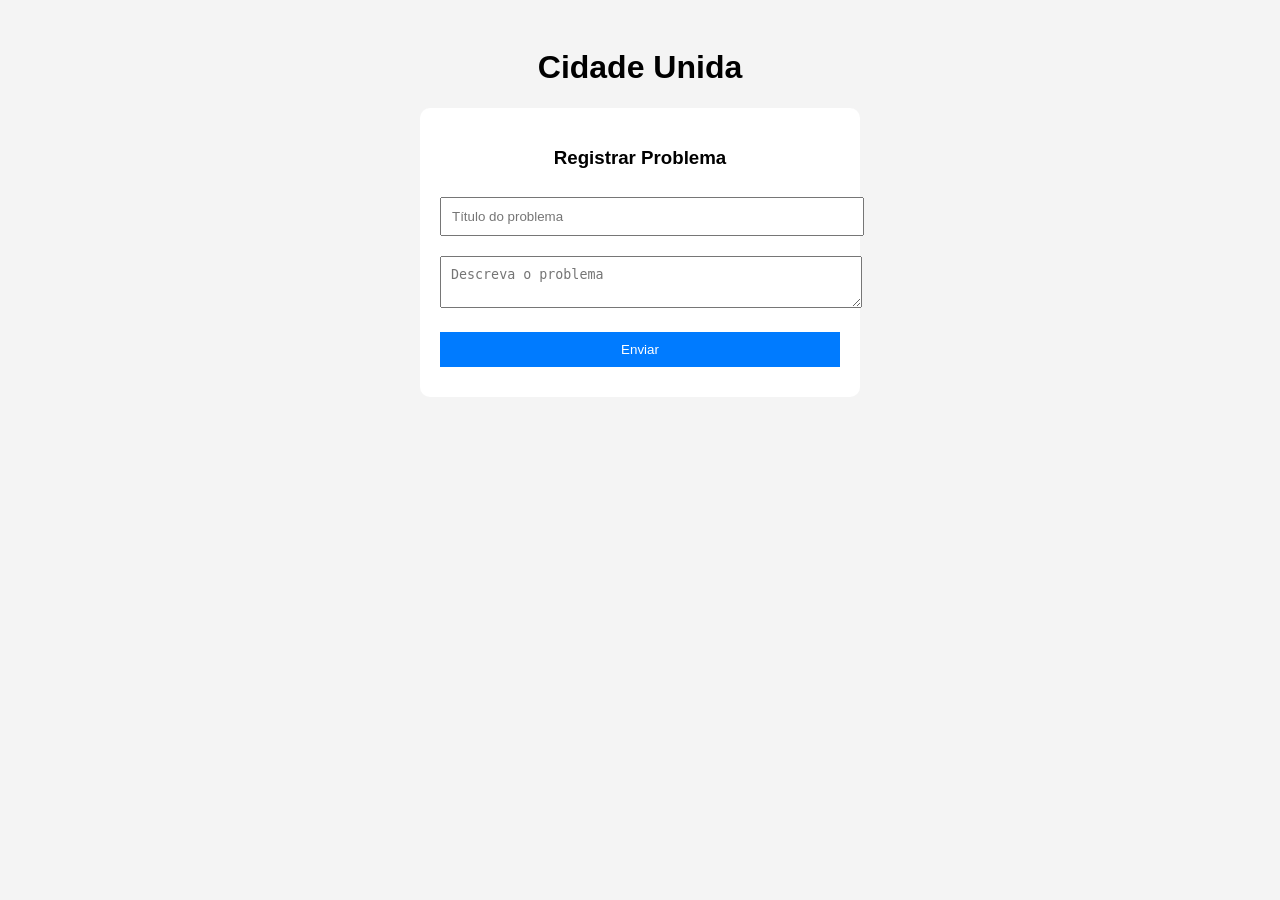
<file: index.html>
<!DOCTYPE html>
<html lang="pt-BR">
<head>
  <meta charset="UTF-8">
  <title>Cidade Unida</title>
  <style>
    body {
      font-family: Arial;
      background: #f4f4f4;
      text-align: center;
      padding: 20px;
    }
    .box {
      background: white;
      padding: 20px;
      border-radius: 10px;
      max-width: 400px;
      margin: auto;
    }
    input, textarea, button {
      width: 100%;
      margin: 10px 0;
      padding: 10px;
    }
    button {
      background: #007bff;
      color: white;
      border: none;
      cursor: pointer;
    }
  </style>
</head>
<body>

  <h1>Cidade Unida</h1>

  <div class="box">
    <h3>Registrar Problema</h3>

    <input type="text" id="titulo" placeholder="Título do problema">
    <textarea id="descricao" placeholder="Descreva o problema"></textarea>

    <button onclick="enviar()">Enviar</button>
  </div>

  <script>
    function enviar() {
      const titulo = document.getElementById("titulo").value;
      const descricao = document.getElementById("descricao").value;

      if (!titulo || !descricao) {
        alert("Preencha todos os campos!");
        return;
      }

      alert("Denúncia registrada (protótipo)");

      console.log({ titulo, descricao });
    }
  </script>

</body>
</html>
</file>
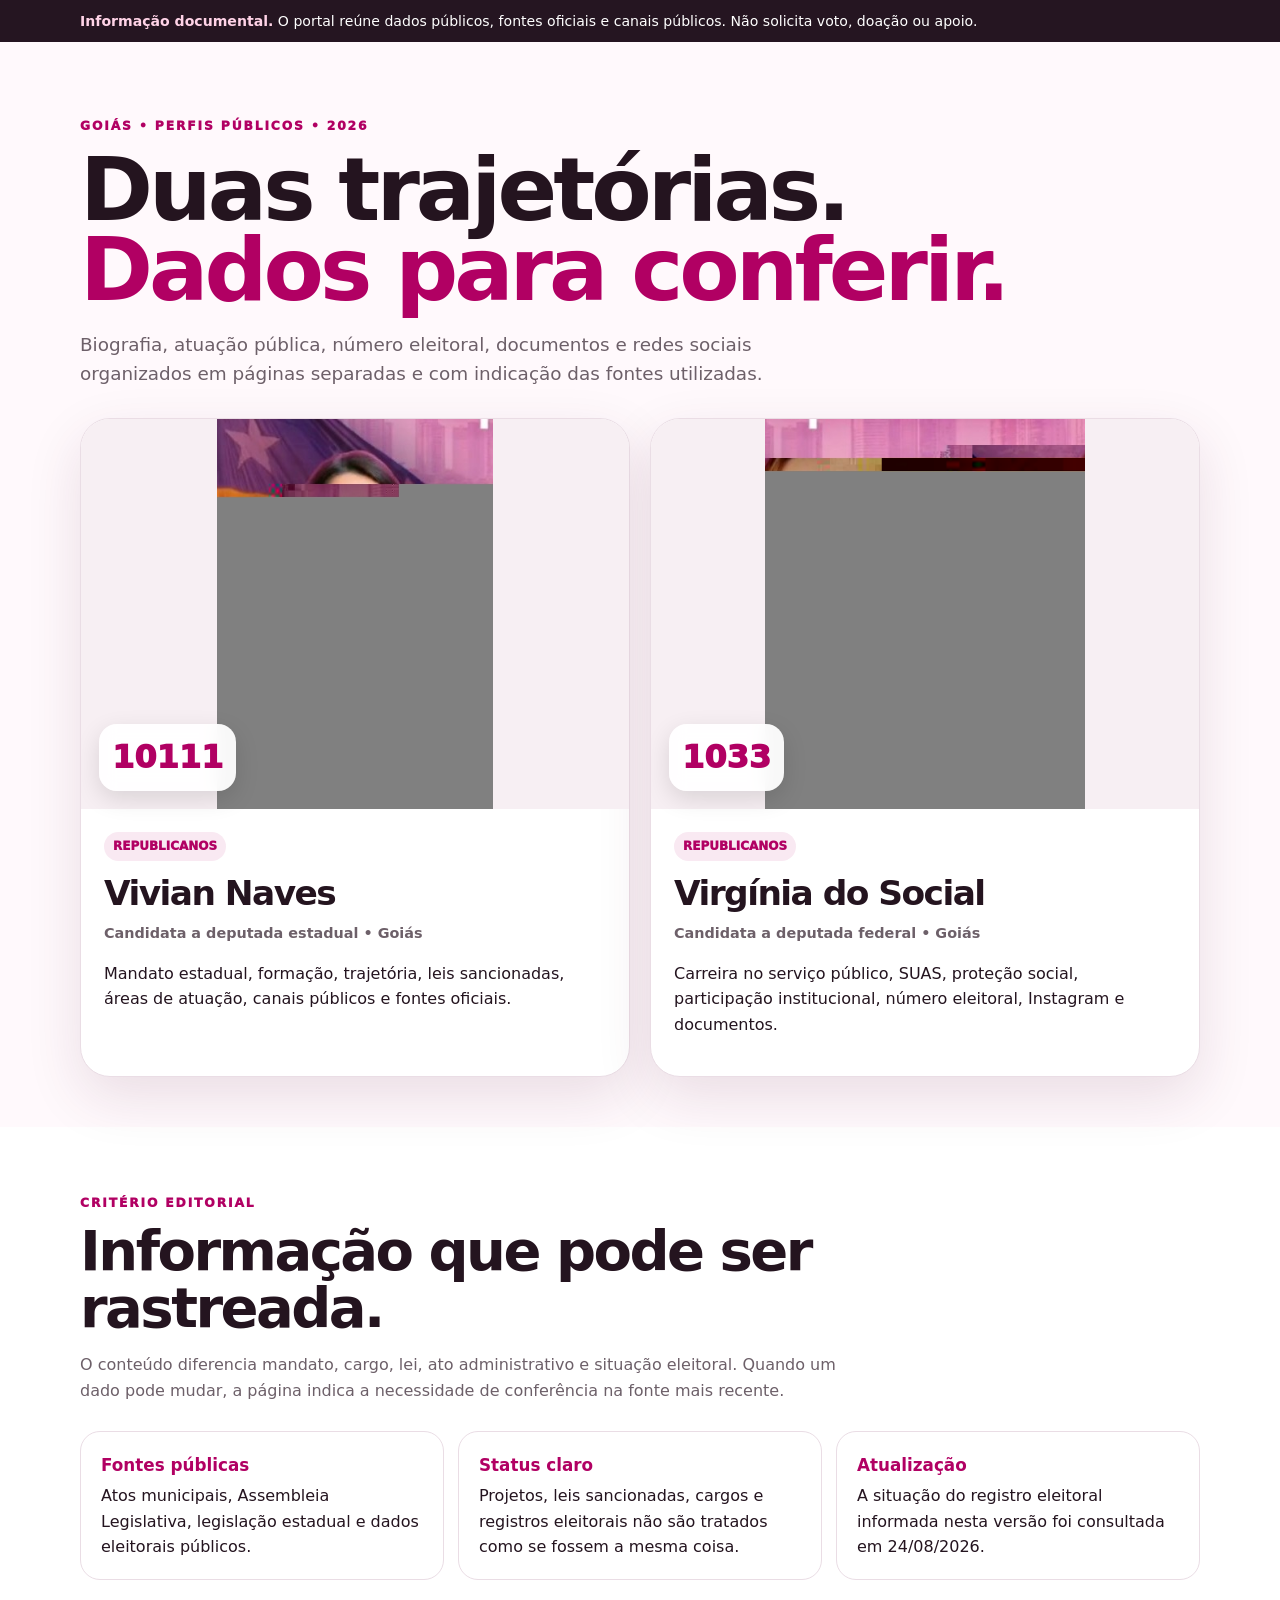
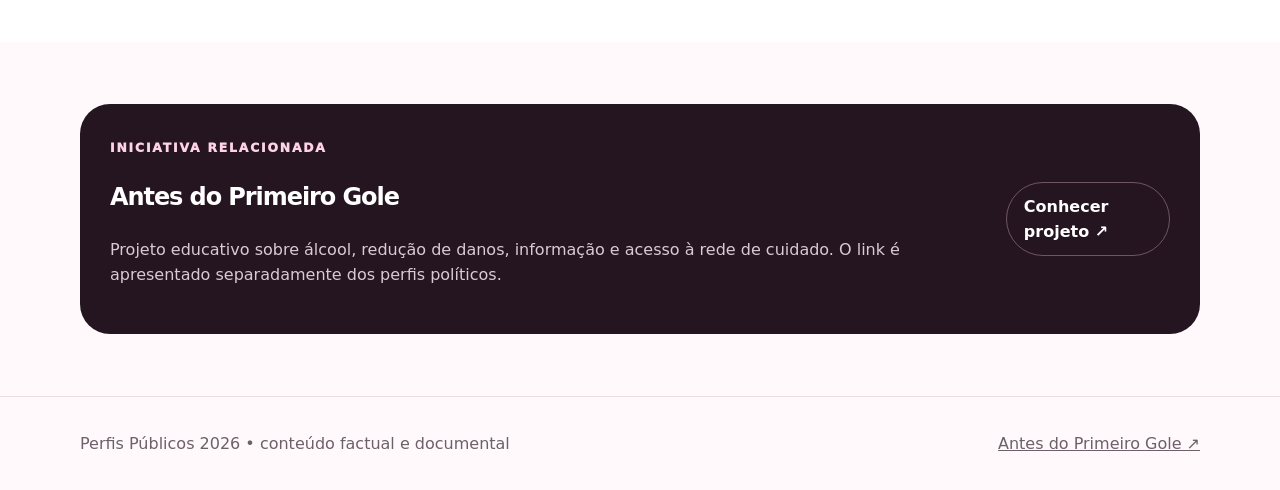
<file: docs/index.html>
<!doctype html><html lang="pt-BR"><head><meta charset="utf-8"><meta name="viewport" content="width=device-width,initial-scale=1"><meta name="description" content="Perfis informativos de Vivian Naves e Virgínia do Social, com dados públicos, trajetória, números eleitorais e fontes documentais."><title>Perfis públicos 2026 — Vivian Naves e Virgínia do Social</title><link rel="stylesheet" href="assets/styles.css"></head><body><div class="notice"><div class="wrap"><strong>Informação documental.</strong> O portal reúne dados públicos, fontes oficiais e canais públicos. Não solicita voto, doação ou apoio.</div></div><main class="chooser"><div class="wrap"><span class="eyebrow">GOIÁS • PERFIS PÚBLICOS • 2026</span><h1>Duas trajetórias.<br><span>Dados para conferir.</span></h1><p class="lead">Biografia, atuação pública, número eleitoral, documentos e redes sociais organizados em páginas separadas e com indicação das fontes utilizadas.</p><div class="choose-grid"><a class="choose" href="vivian/"><div class="choose-photo"><img src="https://saba.al.go.leg.br/v1/view/portal/public/1YAPKnLk74WZzRdQNz62yg%3D%3D?t=1787587829" alt="Vivian Naves" referrerpolicy="no-referrer" style="object-fit:contain;object-position:center;background:#f7eff3" onerror="this.onerror=null;this.src='assets/vivian.jpg'"><div class="choose-number">10111</div></div><div class="copy"><span class="tag">REPUBLICANOS</span><h2>Vivian Naves</h2><div class="candidate-meta">Candidata a deputada estadual • Goiás</div><p>Mandato estadual, formação, trajetória, leis sancionadas, áreas de atuação, canais públicos e fontes oficiais.</p></div></a><a class="choose" href="virginia/"><div class="choose-photo"><img src="https://candidatos.nexojornal.com.br/fotos/90002548371.jpg" alt="Virgínia do Social" referrerpolicy="no-referrer" style="object-fit:contain;object-position:center;background:#f7eff3" onerror="this.onerror=null;this.src='assets/virginia.jpg'"><div class="choose-number">1033</div></div><div class="copy"><span class="tag">REPUBLICANOS</span><h2>Virgínia do Social</h2><div class="candidate-meta">Candidata a deputada federal • Goiás</div><p>Carreira no serviço público, SUAS, proteção social, participação institucional, número eleitoral, Instagram e documentos.</p></div></a></div></div></main><section class="section alt"><div class="wrap"><div class="section-head"><span class="eyebrow">Critério editorial</span><h2>Informação que pode ser rastreada.</h2><p>O conteúdo diferencia mandato, cargo, lei, ato administrativo e situação eleitoral. Quando um dado pode mudar, a página indica a necessidade de conferência na fonte mais recente.</p></div><div class="method-grid"><div class="method"><b>Fontes públicas</b>Atos municipais, Assembleia Legislativa, legislação estadual e dados eleitorais públicos.</div><div class="method"><b>Status claro</b>Projetos, leis sancionadas, cargos e registros eleitorais não são tratados como se fossem a mesma coisa.</div><div class="method"><b>Atualização</b>A situação do registro eleitoral informada nesta versão foi consultada em 24/08/2026.</div></div></div></section><section class="section"><div class="wrap"><div class="initiative"><div><span class="eyebrow" style="color:#ffd3e7">Iniciativa relacionada</span><h2>Antes do Primeiro Gole</h2><p>Projeto educativo sobre álcool, redução de danos, informação e acesso à rede de cuidado. O link é apresentado separadamente dos perfis políticos.</p></div><a class="btn" href="https://rafaeel147-sketch.github.io/antes-do-primeiro-gole/" target="_blank" rel="noopener">Conhecer projeto ↗</a></div></div></section><footer class="footer"><div class="wrap footer-grid"><div>Perfis Públicos 2026 • conteúdo factual e documental</div><a href="https://rafaeel147-sketch.github.io/antes-do-primeiro-gole/" target="_blank" rel="noopener">Antes do Primeiro Gole ↗</a></div></footer></body></html>
</file>
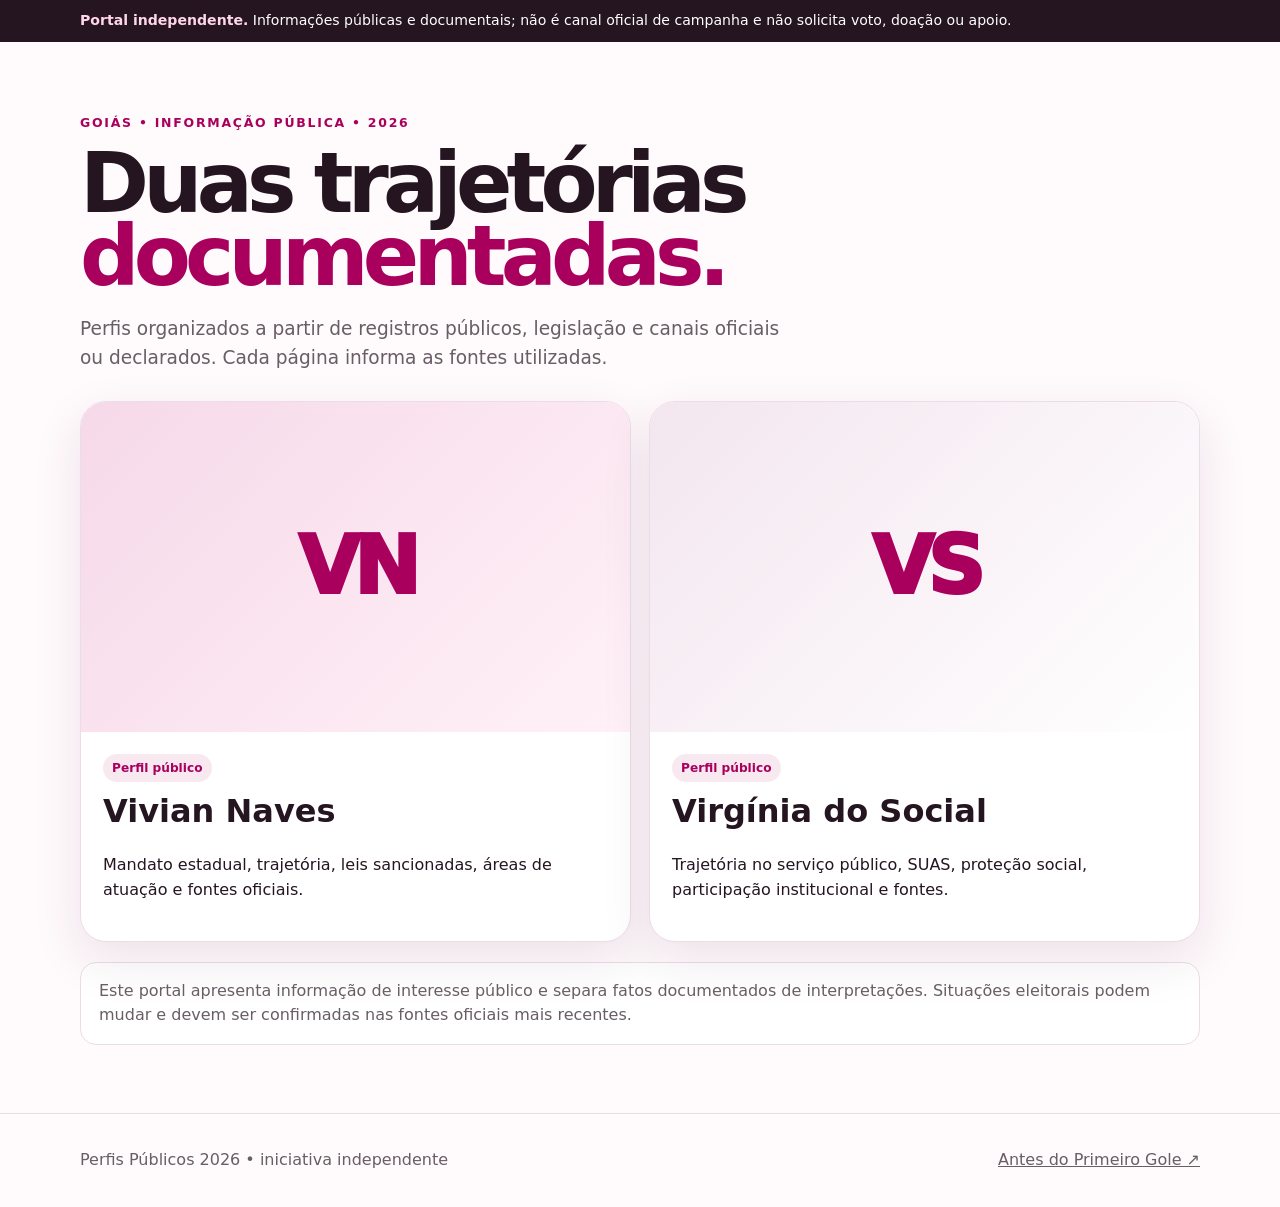
<file: perfis-publicos-2026/index.html>
<!doctype html><html lang="pt-BR"><head><meta charset="utf-8"><meta name="viewport" content="width=device-width,initial-scale=1"><meta name="description" content="Portal independente de informações públicas sobre Vivian Naves e Virgínia do Social, com fontes e canais públicos."><title>Perfis públicos 2026 — Vivian Naves e Virgínia do Social</title><link rel="stylesheet" href="assets/styles.css"></head><body><div class="notice"><div class="wrap"><strong>Portal independente.</strong> Informações públicas e documentais; não é canal oficial de campanha e não solicita voto, doação ou apoio.</div></div><main class="chooser"><div class="wrap"><span class="eyebrow">GOIÁS • INFORMAÇÃO PÚBLICA • 2026</span><h1>Duas trajetórias<br><span>documentadas.</span></h1><p class="lead">Perfis organizados a partir de registros públicos, legislação e canais oficiais ou declarados. Cada página informa as fontes utilizadas.</p><div class="choose-grid"><a class="choose" href="vivian/"><div class="profile-mark" aria-hidden="true">VN</div><div class="copy"><span class="tag">Perfil público</span><h2>Vivian Naves</h2><p>Mandato estadual, trajetória, leis sancionadas, áreas de atuação e fontes oficiais.</p></div></a><a class="choose" href="virginia/"><div class="profile-mark" aria-hidden="true">VS</div><div class="copy"><span class="tag">Perfil público</span><h2>Virgínia do Social</h2><p>Trajetória no serviço público, SUAS, proteção social, participação institucional e fontes.</p></div></a></div><div class="independent">Este portal apresenta informação de interesse público e separa fatos documentados de interpretações. Situações eleitorais podem mudar e devem ser confirmadas nas fontes oficiais mais recentes.</div></div></main><footer class="footer"><div class="wrap footer-grid"><div>Perfis Públicos 2026 • iniciativa independente</div><a href="https://rafaeel147-sketch.github.io/antes-do-primeiro-gole1/" target="_blank" rel="noopener">Antes do Primeiro Gole ↗</a></div></footer></body></html>
</file>
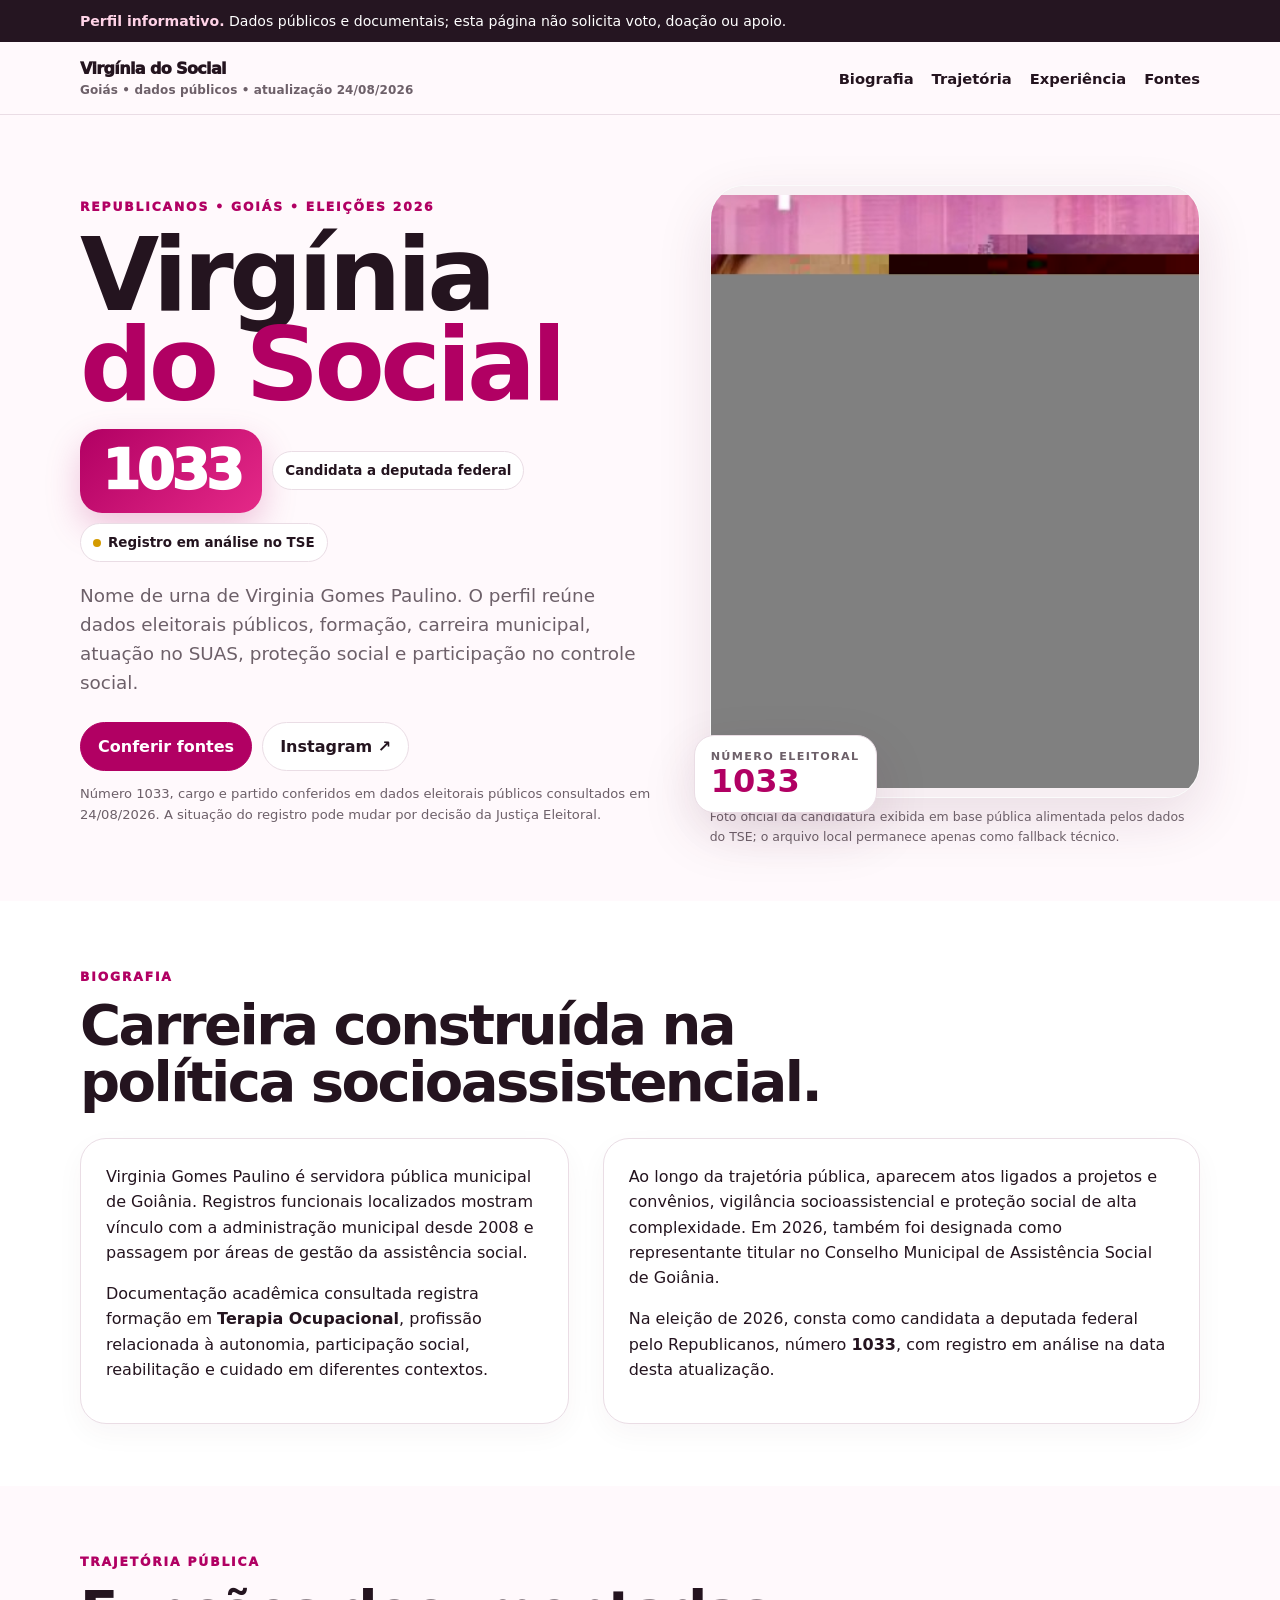
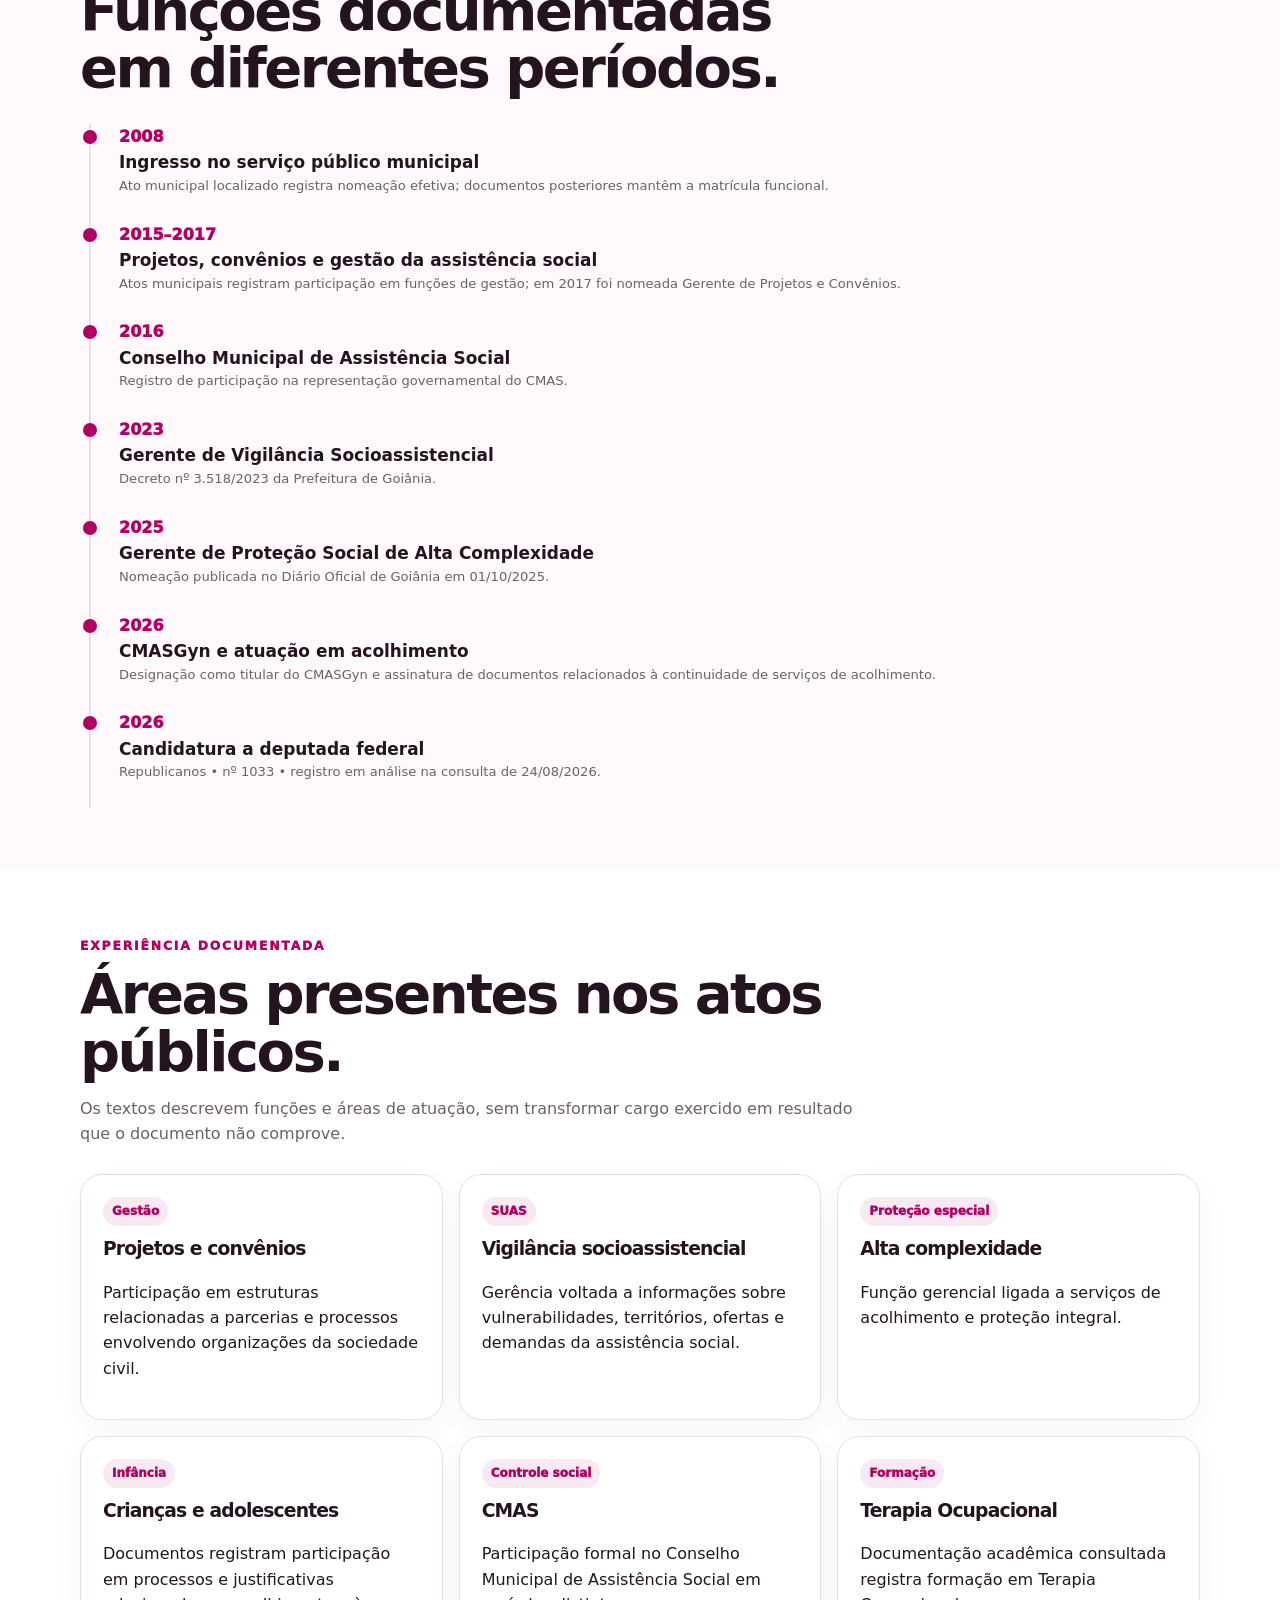
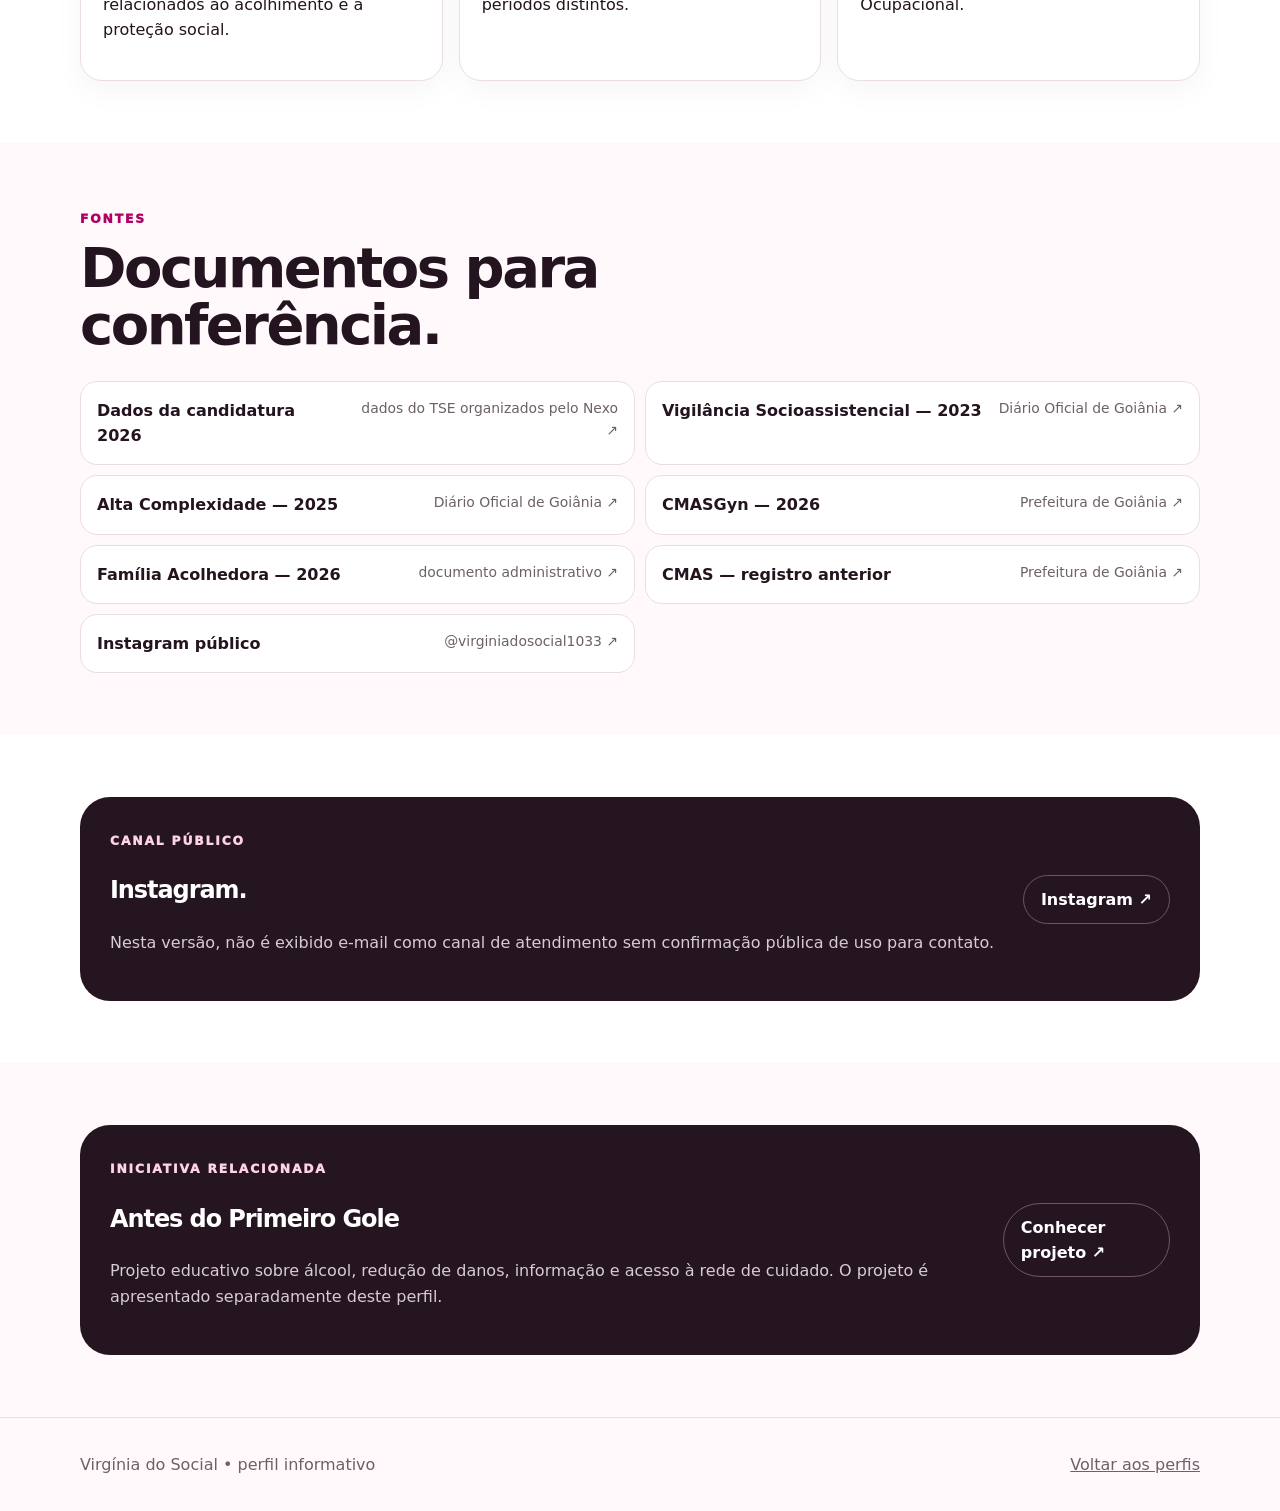
<file: docs/virginia/index.html>
<!doctype html><html lang="pt-BR"><head><meta charset="utf-8"><meta name="viewport" content="width=device-width,initial-scale=1"><meta name="description" content="Perfil informativo de Virgínia do Social: candidatura 2026, trajetória no serviço público, SUAS e fontes documentais."><title>Virgínia do Social — perfil informativo</title><link rel="stylesheet" href="../assets/styles.css"></head><body><div class="notice"><div class="wrap"><strong>Perfil informativo.</strong> Dados públicos e documentais; esta página não solicita voto, doação ou apoio.</div></div><header class="top"><div class="wrap nav"><a class="brand" href="../">Virgínia do Social<small>Goiás • dados públicos • atualização 24/08/2026</small></a><nav class="navlinks"><a href="#biografia">Biografia</a><a href="#trajetoria">Trajetória</a><a href="#experiencia">Experiência</a><a href="#fontes">Fontes</a></nav></div></header><main><section class="hero"><div class="wrap hero-grid"><div><span class="eyebrow">REPUBLICANOS • GOIÁS • ELEIÇÕES 2026</span><h1>Virgínia<br><span>do Social</span></h1><div class="identity-line"><div class="number-badge">1033</div><span class="pill">Candidata a deputada federal</span><span class="pill status">Registro em análise no TSE</span></div><p class="lead">Nome de urna de Virginia Gomes Paulino. O perfil reúne dados eleitorais públicos, formação, carreira municipal, atuação no SUAS, proteção social e participação no controle social.</p><div class="actions"><a class="btn primary" href="#fontes">Conferir fontes</a><a class="btn" href="https://www.instagram.com/virginiadosocial1033/" target="_blank" rel="noopener">Instagram ↗</a></div><p class="legal">Número 1033, cargo e partido conferidos em dados eleitorais públicos consultados em 24/08/2026. A situação do registro pode mudar por decisão da Justiça Eleitoral.</p></div><div class="photo-card"><div class="portrait"><img src="https://candidatos.nexojornal.com.br/fotos/90002548371.jpg" alt="Virgínia do Social" referrerpolicy="no-referrer" style="object-fit:contain;object-position:center;background:#f7eff3" onerror="this.onerror=null;this.src='../assets/virginia.jpg'"></div><div class="photo-number"><small>número eleitoral</small><b>1033</b></div><div class="caption">Foto oficial da candidatura exibida em base pública alimentada pelos dados do TSE; o arquivo local permanece apenas como fallback técnico.</div></div></div></section><section class="section alt" id="biografia"><div class="wrap"><div class="section-head"><span class="eyebrow">Biografia</span><h2>Carreira construída na política socioassistencial.</h2></div><div class="bio-grid"><div class="bio-card"><p>Virginia Gomes Paulino é servidora pública municipal de Goiânia. Registros funcionais localizados mostram vínculo com a administração municipal desde 2008 e passagem por áreas de gestão da assistência social.</p><p>Documentação acadêmica consultada registra formação em <strong>Terapia Ocupacional</strong>, profissão relacionada à autonomia, participação social, reabilitação e cuidado em diferentes contextos.</p></div><div class="bio-card"><p>Ao longo da trajetória pública, aparecem atos ligados a projetos e convênios, vigilância socioassistencial e proteção social de alta complexidade. Em 2026, também foi designada como representante titular no Conselho Municipal de Assistência Social de Goiânia.</p><p>Na eleição de 2026, consta como candidata a deputada federal pelo Republicanos, número <strong>1033</strong>, com registro em análise na data desta atualização.</p></div></div></div></section><section id="trajetoria" class="section"><div class="wrap"><div class="section-head"><span class="eyebrow">Trajetória pública</span><h2>Funções documentadas em diferentes períodos.</h2></div><div class="timeline"><div class="timeline-item"><div class="year">2008</div><strong>Ingresso no serviço público municipal</strong><div class="legal">Ato municipal localizado registra nomeação efetiva; documentos posteriores mantêm a matrícula funcional.</div></div><div class="timeline-item"><div class="year">2015–2017</div><strong>Projetos, convênios e gestão da assistência social</strong><div class="legal">Atos municipais registram participação em funções de gestão; em 2017 foi nomeada Gerente de Projetos e Convênios.</div></div><div class="timeline-item"><div class="year">2016</div><strong>Conselho Municipal de Assistência Social</strong><div class="legal">Registro de participação na representação governamental do CMAS.</div></div><div class="timeline-item"><div class="year">2023</div><strong>Gerente de Vigilância Socioassistencial</strong><div class="legal">Decreto nº 3.518/2023 da Prefeitura de Goiânia.</div></div><div class="timeline-item"><div class="year">2025</div><strong>Gerente de Proteção Social de Alta Complexidade</strong><div class="legal">Nomeação publicada no Diário Oficial de Goiânia em 01/10/2025.</div></div><div class="timeline-item"><div class="year">2026</div><strong>CMASGyn e atuação em acolhimento</strong><div class="legal">Designação como titular do CMASGyn e assinatura de documentos relacionados à continuidade de serviços de acolhimento.</div></div><div class="timeline-item"><div class="year">2026</div><strong>Candidatura a deputada federal</strong><div class="legal">Republicanos • nº 1033 • registro em análise na consulta de 24/08/2026.</div></div></div></div></section><section id="experiencia" class="section alt"><div class="wrap"><div class="section-head"><span class="eyebrow">Experiência documentada</span><h2>Áreas presentes nos atos públicos.</h2><p>Os textos descrevem funções e áreas de atuação, sem transformar cargo exercido em resultado que o documento não comprove.</p></div><div class="grid"><article class="card"><span class="tag">Gestão</span><h3>Projetos e convênios</h3><p>Participação em estruturas relacionadas a parcerias e processos envolvendo organizações da sociedade civil.</p></article><article class="card"><span class="tag">SUAS</span><h3>Vigilância socioassistencial</h3><p>Gerência voltada a informações sobre vulnerabilidades, territórios, ofertas e demandas da assistência social.</p></article><article class="card"><span class="tag">Proteção especial</span><h3>Alta complexidade</h3><p>Função gerencial ligada a serviços de acolhimento e proteção integral.</p></article><article class="card"><span class="tag">Infância</span><h3>Crianças e adolescentes</h3><p>Documentos registram participação em processos e justificativas relacionados ao acolhimento e à proteção social.</p></article><article class="card"><span class="tag">Controle social</span><h3>CMAS</h3><p>Participação formal no Conselho Municipal de Assistência Social em períodos distintos.</p></article><article class="card"><span class="tag">Formação</span><h3>Terapia Ocupacional</h3><p>Documentação acadêmica consultada registra formação em Terapia Ocupacional.</p></article></div></div></section><section id="fontes" class="section"><div class="wrap"><div class="section-head"><span class="eyebrow">Fontes</span><h2>Documentos para conferência.</h2></div><div class="sources"><a class="source" href="https://candidatos.nexojornal.com.br/2026/go/virginia-do-social-90002548371/" target="_blank" rel="noopener"><strong>Dados da candidatura 2026</strong><span>dados do TSE organizados pelo Nexo ↗</span></a><a class="source" href="https://www.goiania.go.gov.br/Download/legislacao/diariooficial/2023/do_20230718_000008089.pdf" target="_blank" rel="noopener"><strong>Vigilância Socioassistencial — 2023</strong><span>Diário Oficial de Goiânia ↗</span></a><a class="source" href="https://www.goiania.go.gov.br/Download/legislacao/diariooficial/2025/do_20251001_000008634.pdf" target="_blank" rel="noopener"><strong>Alta Complexidade — 2025</strong><span>Diário Oficial de Goiânia ↗</span></a><a class="source" href="https://www.goiania.go.gov.br/html/gabinete_civil/sileg/dados/legis/2026/dp_20260327_009384639.html" target="_blank" rel="noopener"><strong>CMASGyn — 2026</strong><span>Prefeitura de Goiânia ↗</span></a><a class="source" href="https://www10.goiania.go.gov.br/DadosINTER/PUBLIC/arq_8312300.pdf" target="_blank" rel="noopener"><strong>Família Acolhedora — 2026</strong><span>documento administrativo ↗</span></a><a class="source" href="https://www.goiania.go.gov.br/html/gabinete_civil/sileg/dados/legis/2014/dc_20140523_000001342.html" target="_blank" rel="noopener"><strong>CMAS — registro anterior</strong><span>Prefeitura de Goiânia ↗</span></a><a class="source" href="https://www.instagram.com/virginiadosocial1033/" target="_blank" rel="noopener"><strong>Instagram público</strong><span>@virginiadosocial1033 ↗</span></a></div></div></section><section class="section alt"><div class="wrap"><div class="contactbox"><div><span class="eyebrow" style="color:#ffd3e7">Canal público</span><h2>Instagram.</h2><p>Nesta versão, não é exibido e-mail como canal de atendimento sem confirmação pública de uso para contato.</p></div><div class="contactlinks"><a class="btn" href="https://www.instagram.com/virginiadosocial1033/" target="_blank" rel="noopener">Instagram ↗</a></div></div></div></section><section class="section"><div class="wrap"><div class="initiative"><div><span class="eyebrow" style="color:#ffd3e7">Iniciativa relacionada</span><h2>Antes do Primeiro Gole</h2><p>Projeto educativo sobre álcool, redução de danos, informação e acesso à rede de cuidado. O projeto é apresentado separadamente deste perfil.</p></div><a class="btn" href="https://rafaeel147-sketch.github.io/antes-do-primeiro-gole/" target="_blank" rel="noopener">Conhecer projeto ↗</a></div></div></section></main><footer class="footer"><div class="wrap footer-grid"><div>Virgínia do Social • perfil informativo</div><a href="../">Voltar aos perfis</a></div></footer></body></html>
</file>
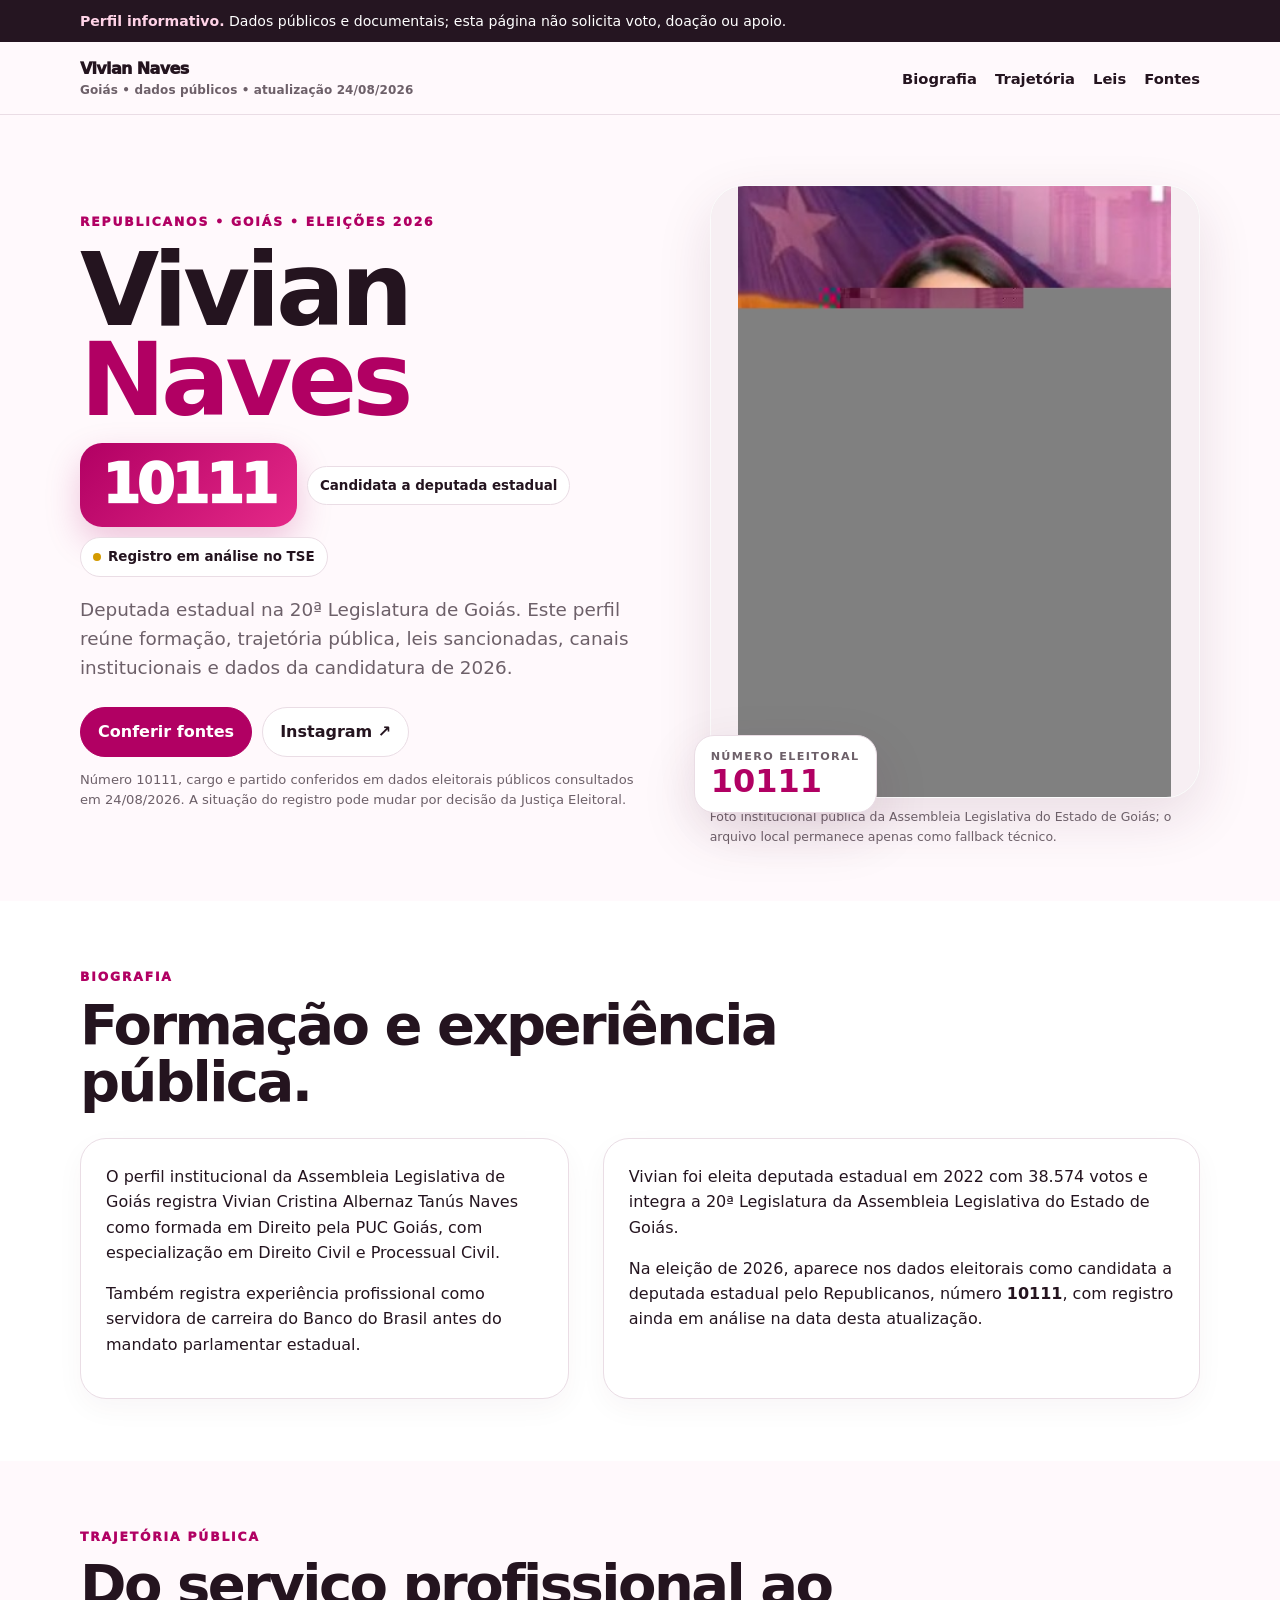
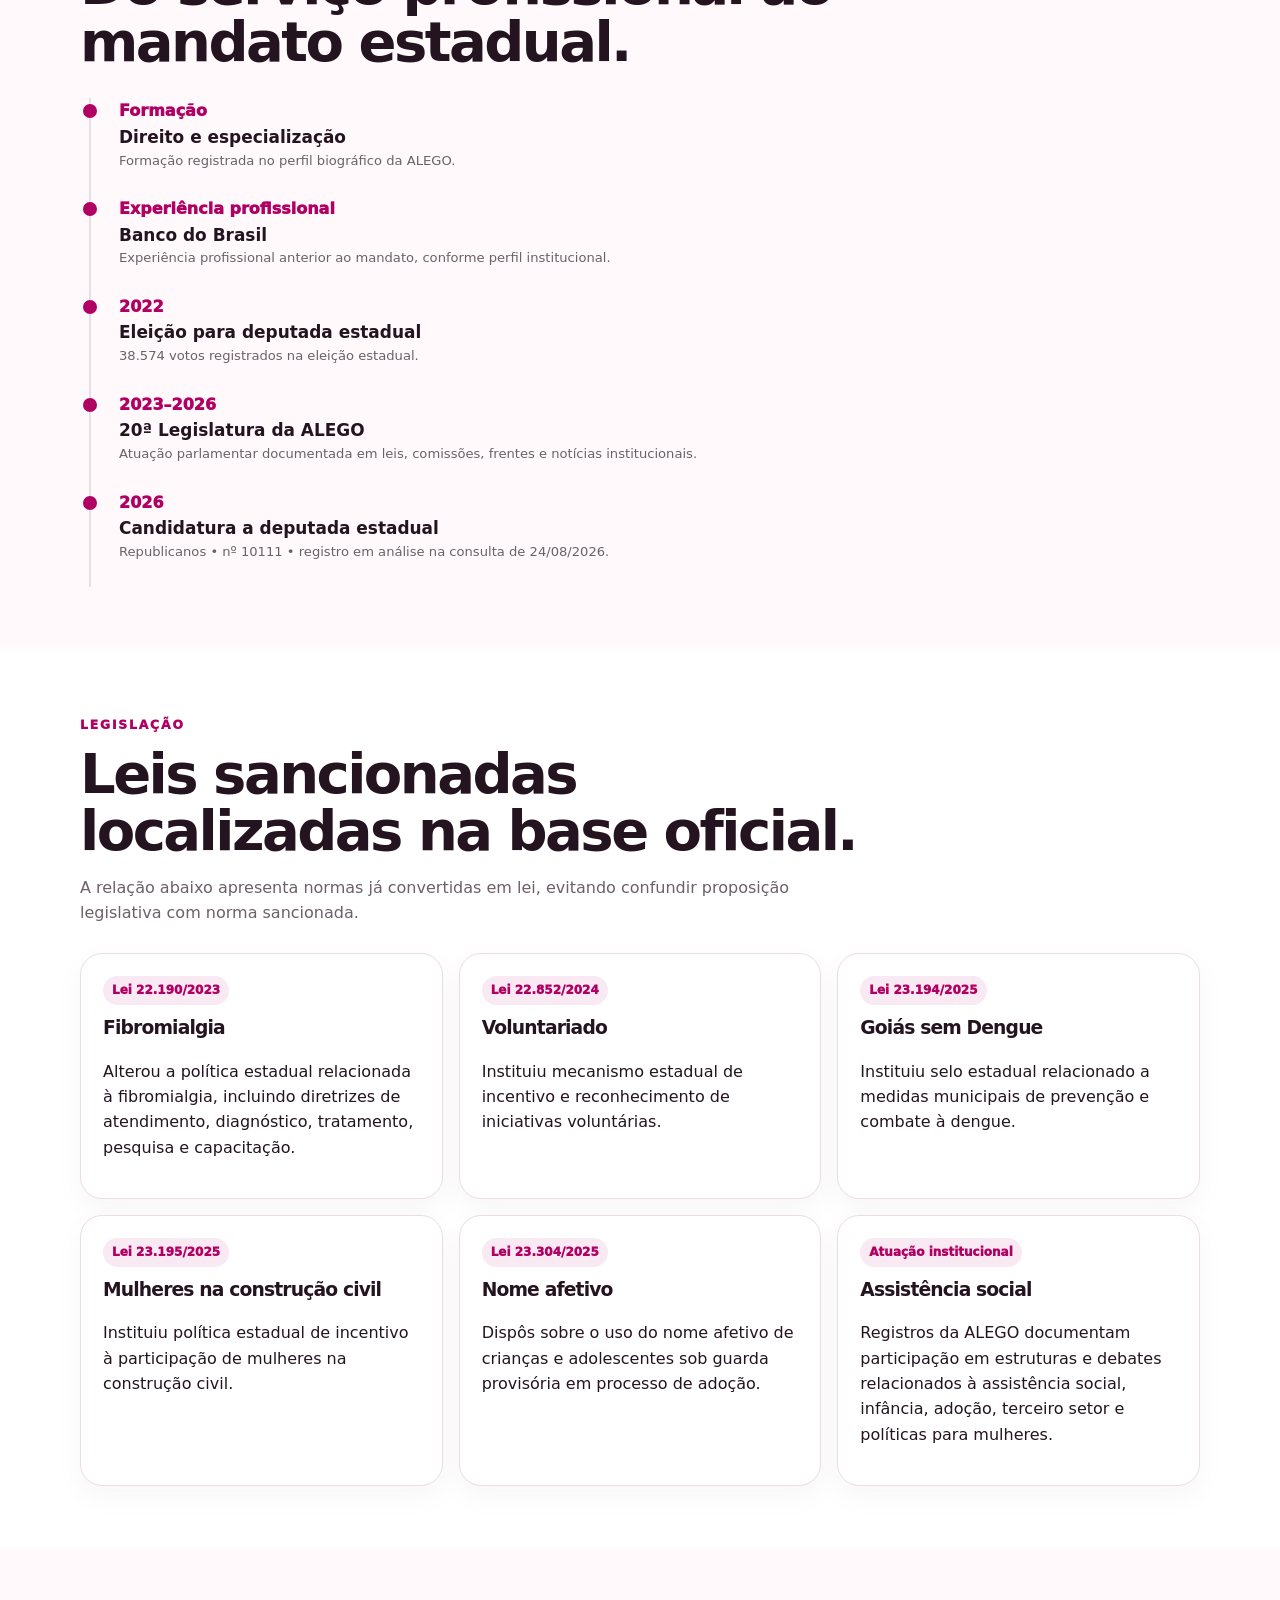
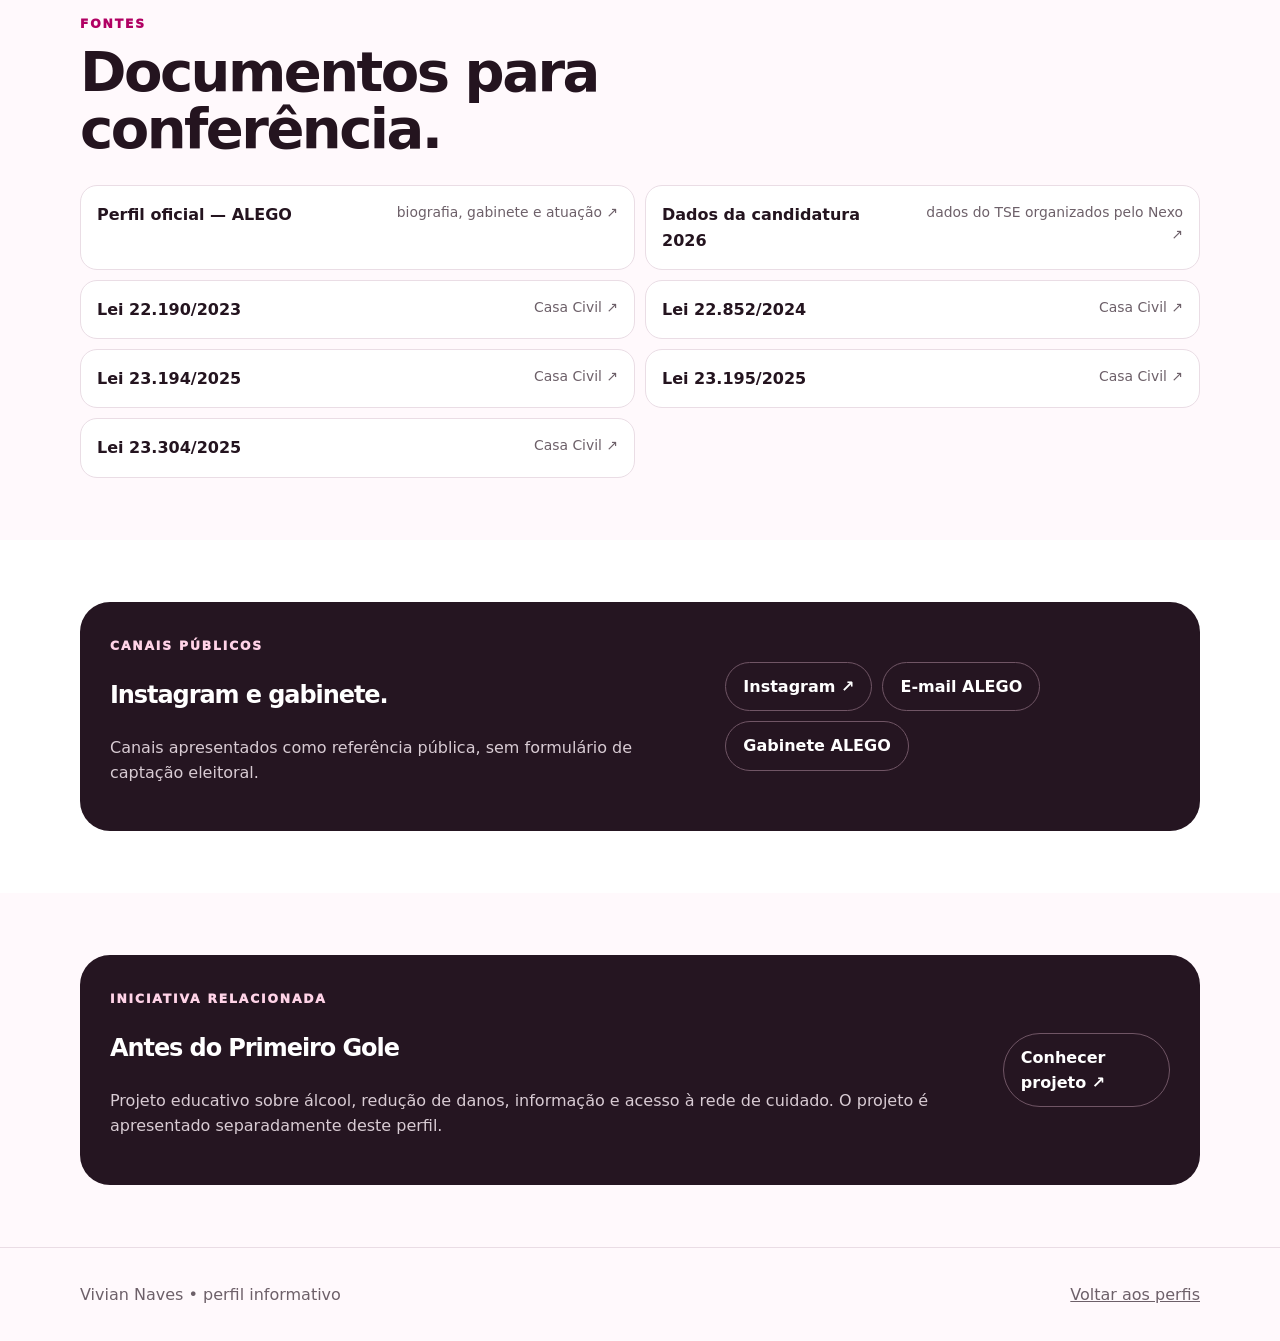
<file: docs/vivian/index.html>
<!doctype html><html lang="pt-BR"><head><meta charset="utf-8"><meta name="viewport" content="width=device-width,initial-scale=1"><meta name="description" content="Perfil informativo de Vivian Naves: candidatura 2026, trajetória, leis, atuação pública e fontes oficiais."><title>Vivian Naves — perfil informativo</title><link rel="stylesheet" href="../assets/styles.css"></head><body><div class="notice"><div class="wrap"><strong>Perfil informativo.</strong> Dados públicos e documentais; esta página não solicita voto, doação ou apoio.</div></div><header class="top"><div class="wrap nav"><a class="brand" href="../">Vivian Naves<small>Goiás • dados públicos • atualização 24/08/2026</small></a><nav class="navlinks"><a href="#biografia">Biografia</a><a href="#trajetoria">Trajetória</a><a href="#leis">Leis</a><a href="#fontes">Fontes</a></nav></div></header><main><section class="hero"><div class="wrap hero-grid"><div><span class="eyebrow">REPUBLICANOS • GOIÁS • ELEIÇÕES 2026</span><h1>Vivian<br><span>Naves</span></h1><div class="identity-line"><div class="number-badge">10111</div><span class="pill">Candidata a deputada estadual</span><span class="pill status">Registro em análise no TSE</span></div><p class="lead">Deputada estadual na 20ª Legislatura de Goiás. Este perfil reúne formação, trajetória pública, leis sancionadas, canais institucionais e dados da candidatura de 2026.</p><div class="actions"><a class="btn primary" href="#fontes">Conferir fontes</a><a class="btn" href="https://www.instagram.com/vivianalbernaznaves/" target="_blank" rel="noopener">Instagram ↗</a></div><p class="legal">Número 10111, cargo e partido conferidos em dados eleitorais públicos consultados em 24/08/2026. A situação do registro pode mudar por decisão da Justiça Eleitoral.</p></div><div class="photo-card"><div class="portrait"><img src="https://saba.al.go.leg.br/v1/view/portal/public/1YAPKnLk74WZzRdQNz62yg%3D%3D?t=1787587829" alt="Vivian Naves" referrerpolicy="no-referrer" style="object-fit:contain;object-position:center;background:#f7eff3" onerror="this.onerror=null;this.src='../assets/vivian.jpg'"></div><div class="photo-number"><small>número eleitoral</small><b>10111</b></div><div class="caption">Foto institucional pública da Assembleia Legislativa do Estado de Goiás; o arquivo local permanece apenas como fallback técnico.</div></div></div></section><section class="section alt" id="biografia"><div class="wrap"><div class="section-head"><span class="eyebrow">Biografia</span><h2>Formação e experiência pública.</h2></div><div class="bio-grid"><div class="bio-card"><p>O perfil institucional da Assembleia Legislativa de Goiás registra Vivian Cristina Albernaz Tanús Naves como formada em Direito pela PUC Goiás, com especialização em Direito Civil e Processual Civil.</p><p>Também registra experiência profissional como servidora de carreira do Banco do Brasil antes do mandato parlamentar estadual.</p></div><div class="bio-card"><p>Vivian foi eleita deputada estadual em 2022 com 38.574 votos e integra a 20ª Legislatura da Assembleia Legislativa do Estado de Goiás.</p><p>Na eleição de 2026, aparece nos dados eleitorais como candidata a deputada estadual pelo Republicanos, número <strong>10111</strong>, com registro ainda em análise na data desta atualização.</p></div></div></div></section><section class="section" id="trajetoria"><div class="wrap"><div class="section-head"><span class="eyebrow">Trajetória pública</span><h2>Do serviço profissional ao mandato estadual.</h2></div><div class="timeline"><div class="timeline-item"><div class="year">Formação</div><strong>Direito e especialização</strong><div class="legal">Formação registrada no perfil biográfico da ALEGO.</div></div><div class="timeline-item"><div class="year">Experiência profissional</div><strong>Banco do Brasil</strong><div class="legal">Experiência profissional anterior ao mandato, conforme perfil institucional.</div></div><div class="timeline-item"><div class="year">2022</div><strong>Eleição para deputada estadual</strong><div class="legal">38.574 votos registrados na eleição estadual.</div></div><div class="timeline-item"><div class="year">2023–2026</div><strong>20ª Legislatura da ALEGO</strong><div class="legal">Atuação parlamentar documentada em leis, comissões, frentes e notícias institucionais.</div></div><div class="timeline-item"><div class="year">2026</div><strong>Candidatura a deputada estadual</strong><div class="legal">Republicanos • nº 10111 • registro em análise na consulta de 24/08/2026.</div></div></div></div></section><section id="leis" class="section alt"><div class="wrap"><div class="section-head"><span class="eyebrow">Legislação</span><h2>Leis sancionadas localizadas na base oficial.</h2><p>A relação abaixo apresenta normas já convertidas em lei, evitando confundir proposição legislativa com norma sancionada.</p></div><div class="grid"><article class="card"><span class="tag">Lei 22.190/2023</span><h3>Fibromialgia</h3><p>Alterou a política estadual relacionada à fibromialgia, incluindo diretrizes de atendimento, diagnóstico, tratamento, pesquisa e capacitação.</p></article><article class="card"><span class="tag">Lei 22.852/2024</span><h3>Voluntariado</h3><p>Instituiu mecanismo estadual de incentivo e reconhecimento de iniciativas voluntárias.</p></article><article class="card"><span class="tag">Lei 23.194/2025</span><h3>Goiás sem Dengue</h3><p>Instituiu selo estadual relacionado a medidas municipais de prevenção e combate à dengue.</p></article><article class="card"><span class="tag">Lei 23.195/2025</span><h3>Mulheres na construção civil</h3><p>Instituiu política estadual de incentivo à participação de mulheres na construção civil.</p></article><article class="card"><span class="tag">Lei 23.304/2025</span><h3>Nome afetivo</h3><p>Dispôs sobre o uso do nome afetivo de crianças e adolescentes sob guarda provisória em processo de adoção.</p></article><article class="card"><span class="tag">Atuação institucional</span><h3>Assistência social</h3><p>Registros da ALEGO documentam participação em estruturas e debates relacionados à assistência social, infância, adoção, terceiro setor e políticas para mulheres.</p></article></div></div></section><section id="fontes" class="section"><div class="wrap"><div class="section-head"><span class="eyebrow">Fontes</span><h2>Documentos para conferência.</h2></div><div class="sources"><a class="source" href="https://portal.al.go.leg.br/deputados/perfil/824" target="_blank" rel="noopener"><strong>Perfil oficial — ALEGO</strong><span>biografia, gabinete e atuação ↗</span></a><a class="source" href="https://candidatos.nexojornal.com.br/2026/go/vivian-naves-90002548064/" target="_blank" rel="noopener"><strong>Dados da candidatura 2026</strong><span>dados do TSE organizados pelo Nexo ↗</span></a><a class="source" href="https://legisla.casacivil.go.gov.br/pesquisa_legislacao/107630/lei-22190" target="_blank" rel="noopener"><strong>Lei 22.190/2023</strong><span>Casa Civil ↗</span></a><a class="source" href="https://legisla.casacivil.go.gov.br/pesquisa_legislacao/109201/lei-ordinaria-22852" target="_blank" rel="noopener"><strong>Lei 22.852/2024</strong><span>Casa Civil ↗</span></a><a class="source" href="https://legisla.casacivil.go.gov.br/pesquisa_legislacao/110324/lei-23194" target="_blank" rel="noopener"><strong>Lei 23.194/2025</strong><span>Casa Civil ↗</span></a><a class="source" href="https://legisla.casacivil.go.gov.br/pesquisa_legislacao/110325" target="_blank" rel="noopener"><strong>Lei 23.195/2025</strong><span>Casa Civil ↗</span></a><a class="source" href="https://legisla.casacivil.go.gov.br/pesquisa_legislacao/110532/lei-23304" target="_blank" rel="noopener"><strong>Lei 23.304/2025</strong><span>Casa Civil ↗</span></a></div></div></section><section class="section alt"><div class="wrap"><div class="contactbox"><div><span class="eyebrow" style="color:#ffd3e7">Canais públicos</span><h2>Instagram e gabinete.</h2><p>Canais apresentados como referência pública, sem formulário de captação eleitoral.</p></div><div class="contactlinks"><a class="btn" href="https://www.instagram.com/vivianalbernaznaves/" target="_blank" rel="noopener">Instagram ↗</a><a class="btn" href="mailto:vivian.naves@al.go.leg.br">E-mail ALEGO</a><a class="btn" href="tel:+556232212531">Gabinete ALEGO</a></div></div></div></section><section class="section"><div class="wrap"><div class="initiative"><div><span class="eyebrow" style="color:#ffd3e7">Iniciativa relacionada</span><h2>Antes do Primeiro Gole</h2><p>Projeto educativo sobre álcool, redução de danos, informação e acesso à rede de cuidado. O projeto é apresentado separadamente deste perfil.</p></div><a class="btn" href="https://rafaeel147-sketch.github.io/antes-do-primeiro-gole/" target="_blank" rel="noopener">Conhecer projeto ↗</a></div></div></section></main><footer class="footer"><div class="wrap footer-grid"><div>Vivian Naves • perfil informativo</div><a href="../">Voltar aos perfis</a></div></footer></body></html>
</file>
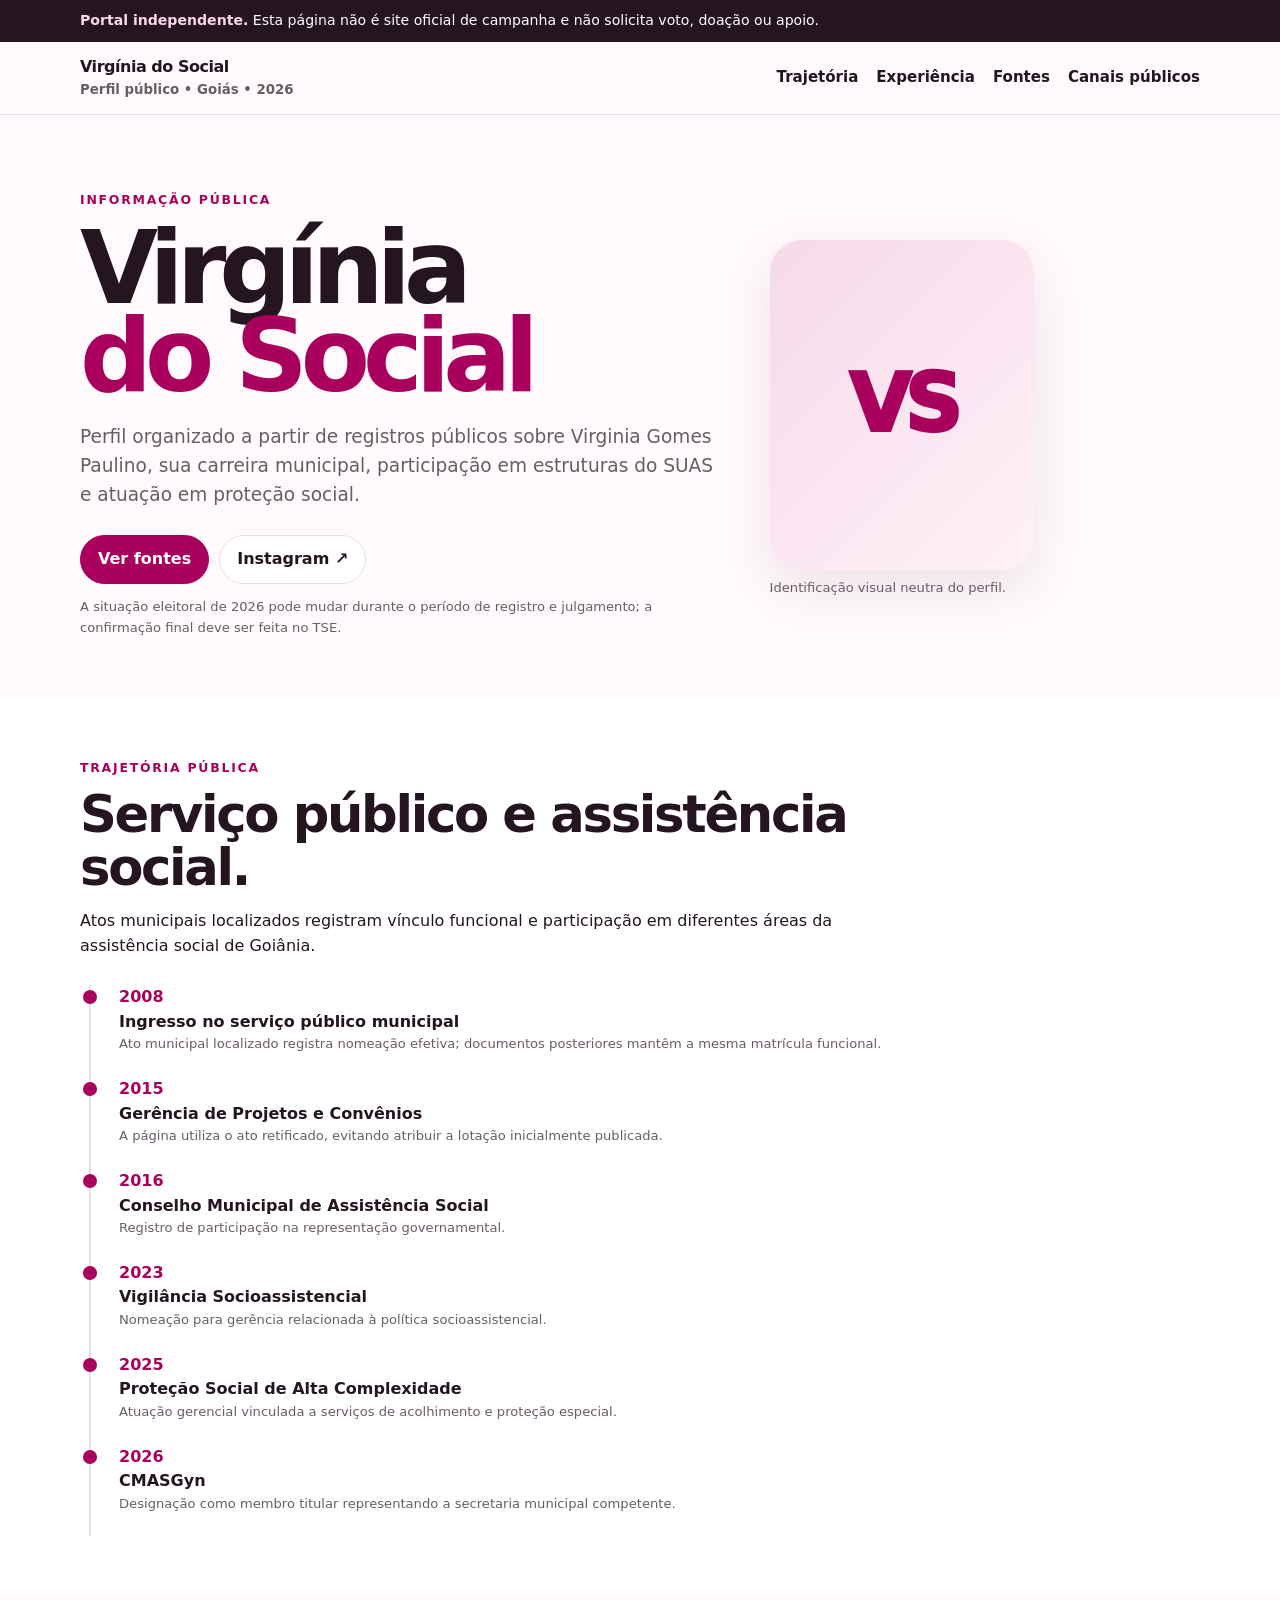
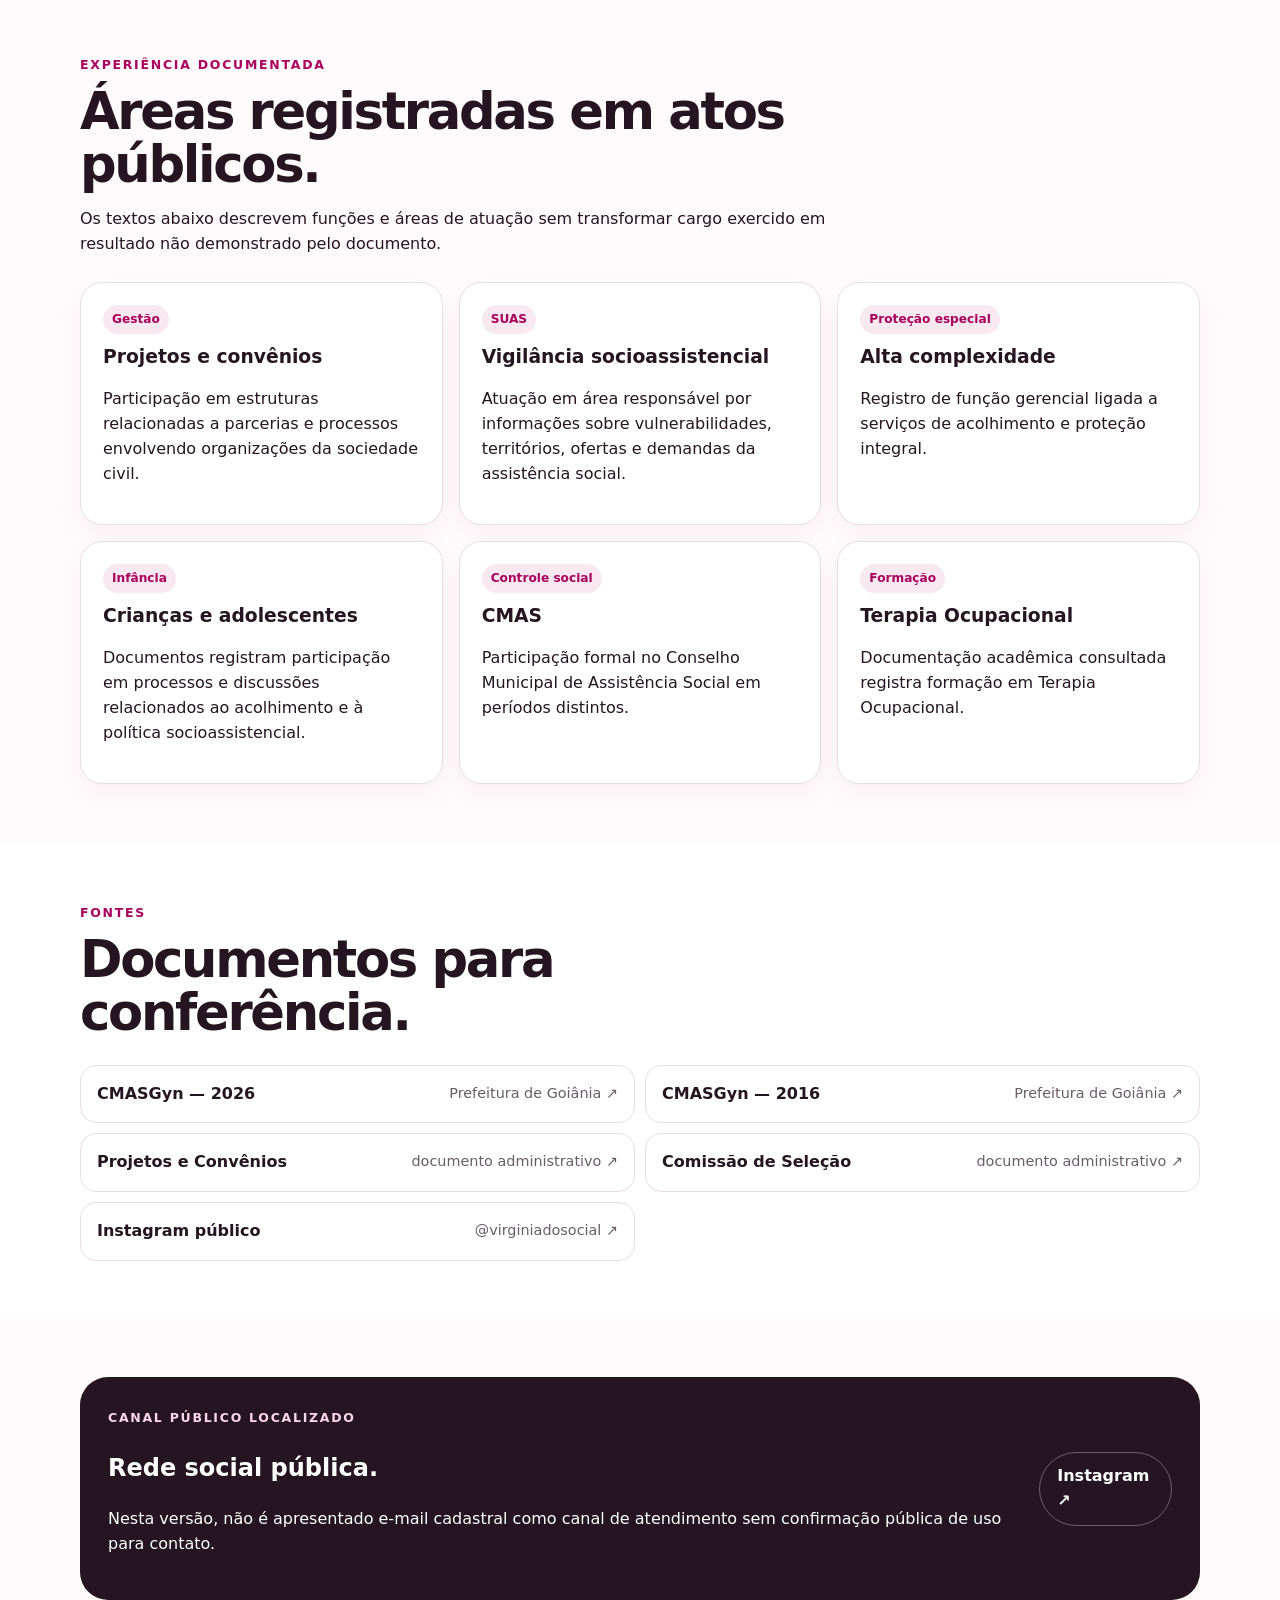
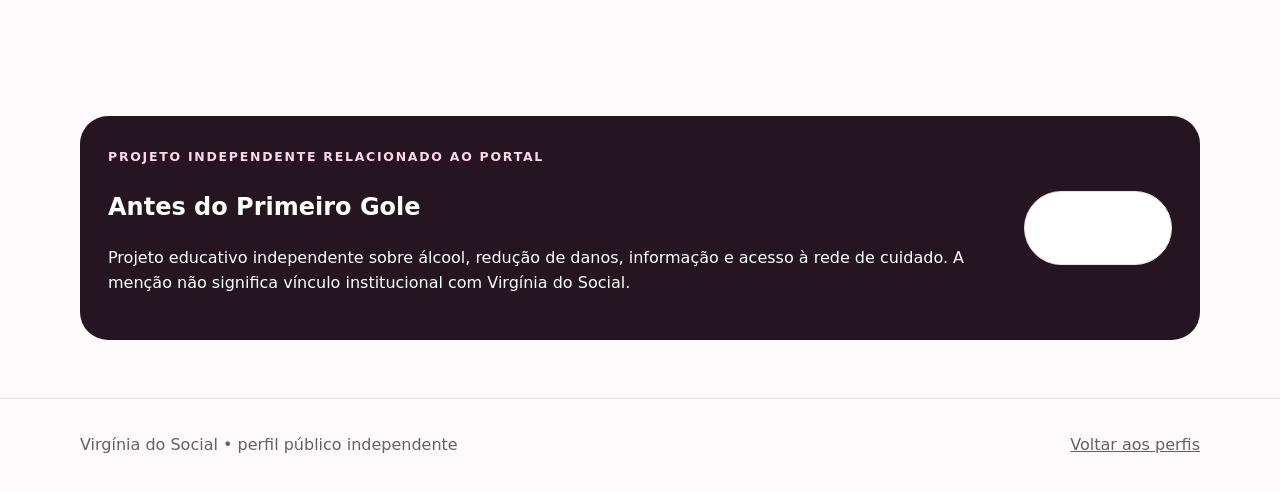
<file: perfis-publicos-2026/virginia/index.html>
<!doctype html><html lang="pt-BR"><head><meta charset="utf-8"><meta name="viewport" content="width=device-width,initial-scale=1"><meta name="description" content="Perfil público de Virgínia do Social: trajetória no serviço público, SUAS e fontes documentais."><title>Virgínia do Social — perfil público</title><link rel="stylesheet" href="../assets/styles.css"></head><body><div class="notice"><div class="wrap"><strong>Portal independente.</strong> Esta página não é site oficial de campanha e não solicita voto, doação ou apoio.</div></div><header class="top"><div class="wrap nav"><a class="brand" href="../">Virgínia do Social<small>Perfil público • Goiás • 2026</small></a><nav class="navlinks"><a href="#trajetoria">Trajetória</a><a href="#experiencia">Experiência</a><a href="#fontes">Fontes</a><a href="#contato">Canais públicos</a></nav></div></header><main><section class="hero"><div class="wrap hero-grid"><div><span class="eyebrow">INFORMAÇÃO PÚBLICA</span><h1>Virgínia<br><span>do Social</span></h1><p class="lead">Perfil organizado a partir de registros públicos sobre Virginia Gomes Paulino, sua carreira municipal, participação em estruturas do SUAS e atuação em proteção social.</p><div class="actions"><a class="btn primary" href="#fontes">Ver fontes</a><a class="btn" href="https://www.instagram.com/virginiadosocial/" target="_blank" rel="noopener">Instagram ↗</a></div><p class="legal">A situação eleitoral de 2026 pode mudar durante o período de registro e julgamento; a confirmação final deve ser feita no TSE.</p></div><div><div class="portrait profile-mark" aria-label="Virgínia do Social">VS</div><div class="caption">Identificação visual neutra do perfil.</div></div></div></section><section id="trajetoria" class="section alt"><div class="wrap"><div class="section-head"><span class="eyebrow">Trajetória pública</span><h2>Serviço público e assistência social.</h2><p>Atos municipais localizados registram vínculo funcional e participação em diferentes áreas da assistência social de Goiânia.</p></div><div class="timeline"><div class="timeline-item"><div class="year">2008</div><strong>Ingresso no serviço público municipal</strong><div class="legal">Ato municipal localizado registra nomeação efetiva; documentos posteriores mantêm a mesma matrícula funcional.</div></div><div class="timeline-item"><div class="year">2015</div><strong>Gerência de Projetos e Convênios</strong><div class="legal">A página utiliza o ato retificado, evitando atribuir a lotação inicialmente publicada.</div></div><div class="timeline-item"><div class="year">2016</div><strong>Conselho Municipal de Assistência Social</strong><div class="legal">Registro de participação na representação governamental.</div></div><div class="timeline-item"><div class="year">2023</div><strong>Vigilância Socioassistencial</strong><div class="legal">Nomeação para gerência relacionada à política socioassistencial.</div></div><div class="timeline-item"><div class="year">2025</div><strong>Proteção Social de Alta Complexidade</strong><div class="legal">Atuação gerencial vinculada a serviços de acolhimento e proteção especial.</div></div><div class="timeline-item"><div class="year">2026</div><strong>CMASGyn</strong><div class="legal">Designação como membro titular representando a secretaria municipal competente.</div></div></div></div></section><section id="experiencia" class="section"><div class="wrap"><div class="section-head"><span class="eyebrow">Experiência documentada</span><h2>Áreas registradas em atos públicos.</h2><p>Os textos abaixo descrevem funções e áreas de atuação sem transformar cargo exercido em resultado não demonstrado pelo documento.</p></div><div class="grid"><article class="card"><span class="tag">Gestão</span><h3>Projetos e convênios</h3><p>Participação em estruturas relacionadas a parcerias e processos envolvendo organizações da sociedade civil.</p></article><article class="card"><span class="tag">SUAS</span><h3>Vigilância socioassistencial</h3><p>Atuação em área responsável por informações sobre vulnerabilidades, territórios, ofertas e demandas da assistência social.</p></article><article class="card"><span class="tag">Proteção especial</span><h3>Alta complexidade</h3><p>Registro de função gerencial ligada a serviços de acolhimento e proteção integral.</p></article><article class="card"><span class="tag">Infância</span><h3>Crianças e adolescentes</h3><p>Documentos registram participação em processos e discussões relacionados ao acolhimento e à política socioassistencial.</p></article><article class="card"><span class="tag">Controle social</span><h3>CMAS</h3><p>Participação formal no Conselho Municipal de Assistência Social em períodos distintos.</p></article><article class="card"><span class="tag">Formação</span><h3>Terapia Ocupacional</h3><p>Documentação acadêmica consultada registra formação em Terapia Ocupacional.</p></article></div></div></section><section id="fontes" class="section alt"><div class="wrap"><div class="section-head"><span class="eyebrow">Fontes</span><h2>Documentos para conferência.</h2></div><div class="sources"><a class="source" href="https://www.goiania.go.gov.br/html/gabinete_civil/sileg/dados/legis/2026/dp_20260327_009384639.html" target="_blank" rel="noopener"><strong>CMASGyn — 2026</strong><span>Prefeitura de Goiânia ↗</span></a><a class="source" href="https://www.goiania.go.gov.br/html/gabinete_civil/sileg/dados/legis/2016/dc_20161110_000002910.html" target="_blank" rel="noopener"><strong>CMASGyn — 2016</strong><span>Prefeitura de Goiânia ↗</span></a><a class="source" href="https://www10.goiania.go.gov.br/DadosINTER/PUBLIC/CHAMAMENTOP%C3%9ABLICO-SEMAS/2020/arq_654358.pdf" target="_blank" rel="noopener"><strong>Projetos e Convênios</strong><span>documento administrativo ↗</span></a><a class="source" href="https://www10.goiania.go.gov.br/DadosINTER/PUBLIC/CHAMAMENTOP%C3%9ABLICO-SEMAS/2020/arq_724500.PDF" target="_blank" rel="noopener"><strong>Comissão de Seleção</strong><span>documento administrativo ↗</span></a><a class="source" href="https://www.instagram.com/virginiadosocial/" target="_blank" rel="noopener"><strong>Instagram público</strong><span>@virginiadosocial ↗</span></a></div></div></section><section id="contato" class="section"><div class="wrap"><div class="contactbox"><div><span class="eyebrow" style="color:#ffd7e9">Canal público localizado</span><h2>Rede social pública.</h2><p>Nesta versão, não é apresentado e-mail cadastral como canal de atendimento sem confirmação pública de uso para contato.</p></div><div class="contactlinks"><a class="btn" href="https://www.instagram.com/virginiadosocial/" target="_blank" rel="noopener">Instagram ↗</a></div></div></div></section><section class="section"><div class="wrap"><div class="initiative"><div><span class="eyebrow" style="color:#ffd7e9">Projeto independente relacionado ao portal</span><h2>Antes do Primeiro Gole</h2><p>Projeto educativo independente sobre álcool, redução de danos, informação e acesso à rede de cuidado. A menção não significa vínculo institucional com Virgínia do Social.</p></div><a class="btn" href="https://rafaeel147-sketch.github.io/antes-do-primeiro-gole1/" target="_blank" rel="noopener">Conhecer projeto ↗</a></div></div></section></main><footer class="footer"><div class="wrap footer-grid"><div>Virgínia do Social • perfil público independente</div><a href="../">Voltar aos perfis</a></div></footer></body></html>
</file>
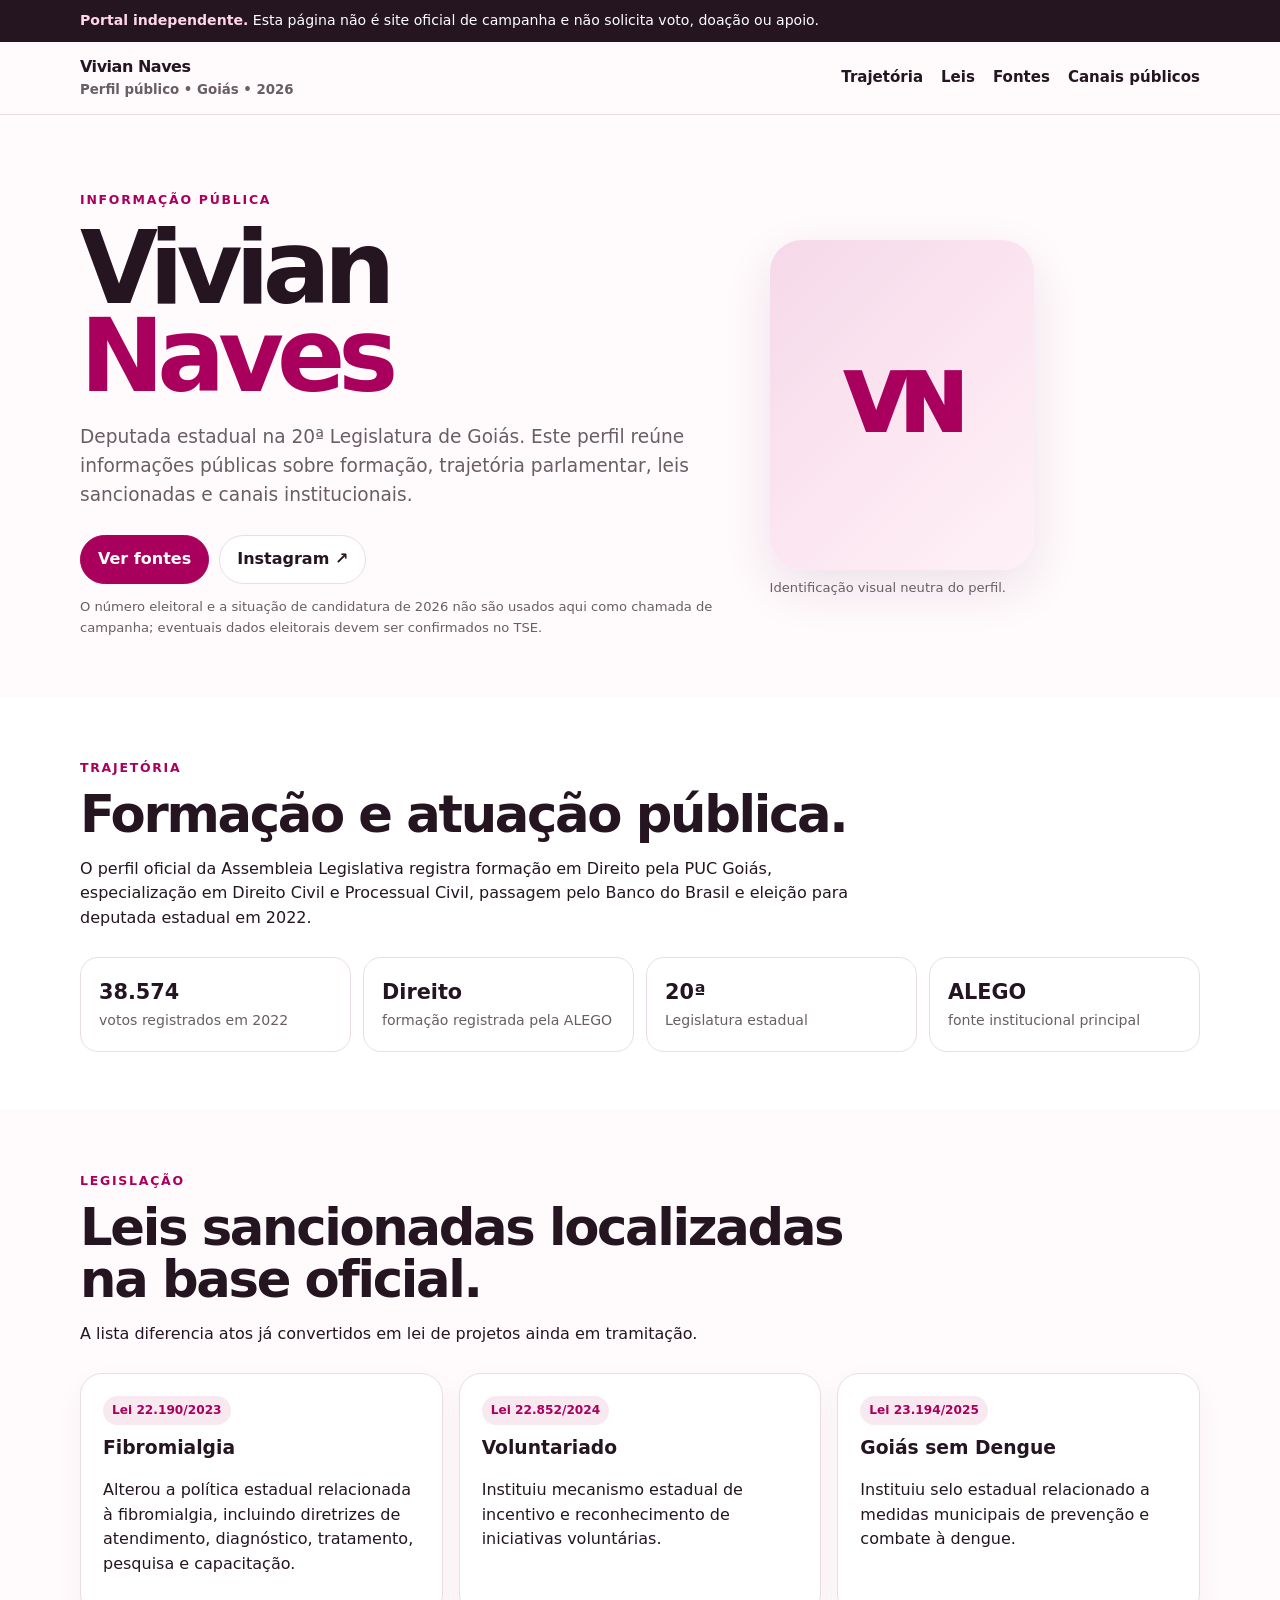
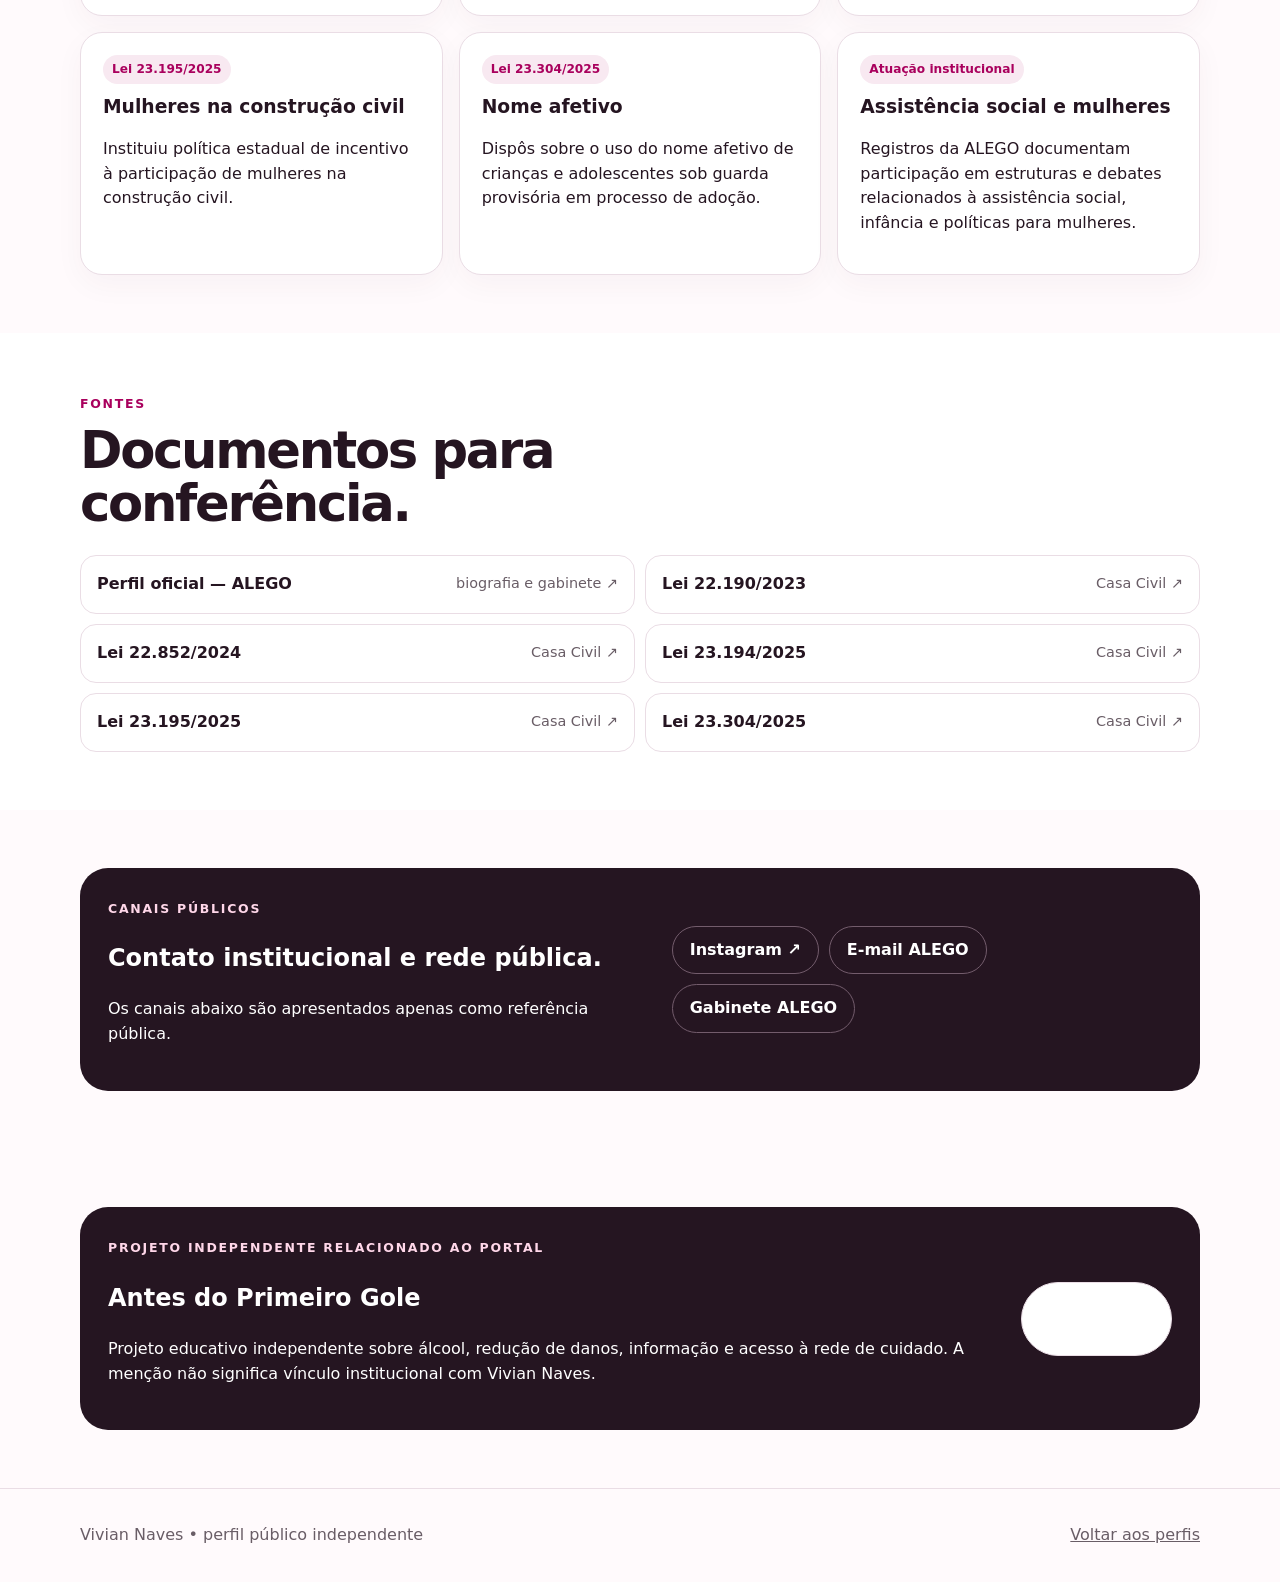
<file: perfis-publicos-2026/vivian/index.html>
<!doctype html><html lang="pt-BR"><head><meta charset="utf-8"><meta name="viewport" content="width=device-width,initial-scale=1"><meta name="description" content="Perfil público de Vivian Naves: trajetória, leis e fontes oficiais."><title>Vivian Naves — perfil público</title><link rel="stylesheet" href="../assets/styles.css"></head><body><div class="notice"><div class="wrap"><strong>Portal independente.</strong> Esta página não é site oficial de campanha e não solicita voto, doação ou apoio.</div></div><header class="top"><div class="wrap nav"><a class="brand" href="../">Vivian Naves<small>Perfil público • Goiás • 2026</small></a><nav class="navlinks"><a href="#trajetoria">Trajetória</a><a href="#leis">Leis</a><a href="#fontes">Fontes</a><a href="#contato">Canais públicos</a></nav></div></header><main><section class="hero"><div class="wrap hero-grid"><div><span class="eyebrow">INFORMAÇÃO PÚBLICA</span><h1>Vivian<br><span>Naves</span></h1><p class="lead">Deputada estadual na 20ª Legislatura de Goiás. Este perfil reúne informações públicas sobre formação, trajetória parlamentar, leis sancionadas e canais institucionais.</p><div class="actions"><a class="btn primary" href="#fontes">Ver fontes</a><a class="btn" href="https://www.instagram.com/vivianalbernaznaves/" target="_blank" rel="noopener">Instagram ↗</a></div><p class="legal">O número eleitoral e a situação de candidatura de 2026 não são usados aqui como chamada de campanha; eventuais dados eleitorais devem ser confirmados no TSE.</p></div><div><div class="portrait profile-mark" aria-label="Vivian Naves">VN</div><div class="caption">Identificação visual neutra do perfil.</div></div></div></section><section id="trajetoria" class="section alt"><div class="wrap"><div class="section-head"><span class="eyebrow">Trajetória</span><h2>Formação e atuação pública.</h2><p>O perfil oficial da Assembleia Legislativa registra formação em Direito pela PUC Goiás, especialização em Direito Civil e Processual Civil, passagem pelo Banco do Brasil e eleição para deputada estadual em 2022.</p></div><div class="facts"><div class="fact"><b>38.574</b><span>votos registrados em 2022</span></div><div class="fact"><b>Direito</b><span>formação registrada pela ALEGO</span></div><div class="fact"><b>20ª</b><span>Legislatura estadual</span></div><div class="fact"><b>ALEGO</b><span>fonte institucional principal</span></div></div></div></section><section id="leis" class="section"><div class="wrap"><div class="section-head"><span class="eyebrow">Legislação</span><h2>Leis sancionadas localizadas na base oficial.</h2><p>A lista diferencia atos já convertidos em lei de projetos ainda em tramitação.</p></div><div class="grid"><article class="card"><span class="tag">Lei 22.190/2023</span><h3>Fibromialgia</h3><p>Alterou a política estadual relacionada à fibromialgia, incluindo diretrizes de atendimento, diagnóstico, tratamento, pesquisa e capacitação.</p></article><article class="card"><span class="tag">Lei 22.852/2024</span><h3>Voluntariado</h3><p>Instituiu mecanismo estadual de incentivo e reconhecimento de iniciativas voluntárias.</p></article><article class="card"><span class="tag">Lei 23.194/2025</span><h3>Goiás sem Dengue</h3><p>Instituiu selo estadual relacionado a medidas municipais de prevenção e combate à dengue.</p></article><article class="card"><span class="tag">Lei 23.195/2025</span><h3>Mulheres na construção civil</h3><p>Instituiu política estadual de incentivo à participação de mulheres na construção civil.</p></article><article class="card"><span class="tag">Lei 23.304/2025</span><h3>Nome afetivo</h3><p>Dispôs sobre o uso do nome afetivo de crianças e adolescentes sob guarda provisória em processo de adoção.</p></article><article class="card"><span class="tag">Atuação institucional</span><h3>Assistência social e mulheres</h3><p>Registros da ALEGO documentam participação em estruturas e debates relacionados à assistência social, infância e políticas para mulheres.</p></article></div></div></section><section id="fontes" class="section alt"><div class="wrap"><div class="section-head"><span class="eyebrow">Fontes</span><h2>Documentos para conferência.</h2></div><div class="sources"><a class="source" href="https://portal.al.go.leg.br/deputados/perfil/824" target="_blank" rel="noopener"><strong>Perfil oficial — ALEGO</strong><span>biografia e gabinete ↗</span></a><a class="source" href="https://legisla.casacivil.go.gov.br/pesquisa_legislacao/107630/lei-22190" target="_blank" rel="noopener"><strong>Lei 22.190/2023</strong><span>Casa Civil ↗</span></a><a class="source" href="https://legisla.casacivil.go.gov.br/pesquisa_legislacao/109201/lei-ordinaria-22852" target="_blank" rel="noopener"><strong>Lei 22.852/2024</strong><span>Casa Civil ↗</span></a><a class="source" href="https://legisla.casacivil.go.gov.br/pesquisa_legislacao/110324/lei-23194" target="_blank" rel="noopener"><strong>Lei 23.194/2025</strong><span>Casa Civil ↗</span></a><a class="source" href="https://legisla.casacivil.go.gov.br/pesquisa_legislacao/110325" target="_blank" rel="noopener"><strong>Lei 23.195/2025</strong><span>Casa Civil ↗</span></a><a class="source" href="https://legisla.casacivil.go.gov.br/pesquisa_legislacao/110532/lei-23304" target="_blank" rel="noopener"><strong>Lei 23.304/2025</strong><span>Casa Civil ↗</span></a></div></div></section><section id="contato" class="section"><div class="wrap"><div class="contactbox"><div><span class="eyebrow" style="color:#ffd7e9">Canais públicos</span><h2>Contato institucional e rede pública.</h2><p>Os canais abaixo são apresentados apenas como referência pública.</p></div><div class="contactlinks"><a class="btn" href="https://www.instagram.com/vivianalbernaznaves/" target="_blank" rel="noopener">Instagram ↗</a><a class="btn" href="mailto:vivian.naves@al.go.leg.br">E-mail ALEGO</a><a class="btn" href="tel:+556232212531">Gabinete ALEGO</a></div></div></div></section><section class="section"><div class="wrap"><div class="initiative"><div><span class="eyebrow" style="color:#ffd7e9">Projeto independente relacionado ao portal</span><h2>Antes do Primeiro Gole</h2><p>Projeto educativo independente sobre álcool, redução de danos, informação e acesso à rede de cuidado. A menção não significa vínculo institucional com Vivian Naves.</p></div><a class="btn" href="https://rafaeel147-sketch.github.io/antes-do-primeiro-gole1/" target="_blank" rel="noopener">Conhecer projeto ↗</a></div></div></section></main><footer class="footer"><div class="wrap footer-grid"><div>Vivian Naves • perfil público independente</div><a href="../">Voltar aos perfis</a></div></footer></body></html>
</file>
<file: docs/assets/styles.css>
:root{--bg:#fff9fc;--surface:#fff;--ink:#24141f;--muted:#6d6069;--line:#eadde5;--pink:#b10063;--pink2:#e52988;--soft:#f9e9f2;--dark:#251521;--shadow:0 20px 55px rgba(85,22,61,.12);--radius:26px}*{box-sizing:border-box}html{scroll-behavior:smooth}body{margin:0;font-family:Inter,system-ui,-apple-system,Segoe UI,Roboto,Arial,sans-serif;background:var(--bg);color:var(--ink);line-height:1.58}a{color:inherit}.wrap{width:min(1120px,calc(100% - 32px));margin:auto}.notice{background:var(--dark);color:#fff;font-size:.88rem;padding:10px 0}.notice strong{color:#ffd3e7}.top{position:sticky;top:0;z-index:20;background:rgba(255,249,252,.94);backdrop-filter:blur(16px);border-bottom:1px solid var(--line)}.nav{min-height:72px;display:flex;align-items:center;justify-content:space-between;gap:18px}.brand{text-decoration:none;font-weight:950;letter-spacing:-.04em}.brand small{display:block;font-size:.75rem;font-weight:700;color:var(--muted);letter-spacing:.01em}.navlinks{display:flex;gap:18px;align-items:center}.navlinks a{text-decoration:none;font-weight:800;font-size:.92rem}.eyebrow{font-size:.77rem;font-weight:950;letter-spacing:.15em;text-transform:uppercase;color:var(--pink)}h1,h2,h3{letter-spacing:-.045em}.hero{padding:70px 0 54px}.hero-grid{display:grid;grid-template-columns:1.08fr .92fr;gap:54px;align-items:center}.hero h1{font-size:clamp(3.5rem,8vw,6.6rem);line-height:.88;margin:12px 0 18px}.hero h1 span{color:var(--pink)}.lead{font-size:1.15rem;color:var(--muted);max-width:720px}.identity-line{display:flex;gap:10px;align-items:center;flex-wrap:wrap;margin:18px 0 8px}.pill{display:inline-flex;align-items:center;gap:7px;border:1px solid var(--line);background:#fff;border-radius:999px;padding:8px 12px;font-size:.84rem;font-weight:850}.pill.status:before{content:'';width:8px;height:8px;border-radius:50%;background:#d49b00}.number-badge{display:inline-grid;place-items:center;background:linear-gradient(135deg,var(--pink),var(--pink2));color:#fff;border-radius:22px;padding:15px 22px;font-size:clamp(2rem,5vw,3.4rem);line-height:1;font-weight:1000;letter-spacing:-.06em;box-shadow:0 14px 35px rgba(177,0,99,.22)}.actions{display:flex;gap:10px;flex-wrap:wrap;margin-top:25px}.btn{display:inline-flex;align-items:center;justify-content:center;border:1px solid var(--line);border-radius:999px;padding:11px 17px;text-decoration:none;font-weight:850;background:#fff}.btn.primary{background:var(--pink);color:#fff;border-color:var(--pink)}.photo-card{position:relative}.portrait{border-radius:34px;overflow:hidden;box-shadow:var(--shadow);aspect-ratio:4/5;background:#eee;border:1px solid rgba(255,255,255,.8)}.portrait img{width:100%;height:100%;object-fit:cover;object-position:center top;display:block}.photo-number{position:absolute;left:-16px;bottom:34px;background:#fff;border:1px solid var(--line);border-radius:20px;padding:12px 16px;box-shadow:var(--shadow)}.photo-number small{display:block;color:var(--muted);font-weight:800;font-size:.7rem;text-transform:uppercase;letter-spacing:.12em}.photo-number b{font-size:2rem;color:var(--pink);line-height:1}.caption{font-size:.78rem;color:var(--muted);margin-top:9px}.section{padding:62px 0}.section.alt{background:#fff}.section.dark{background:var(--dark);color:#fff}.section-head{max-width:790px;margin-bottom:28px}.section-head h2{font-size:clamp(2.05rem,4.5vw,3.5rem);line-height:1.02;margin:8px 0 10px}.section-head p{color:var(--muted)}.dark .section-head p{color:#d8cbd3}.facts{display:grid;grid-template-columns:repeat(4,1fr);gap:13px}.fact{background:#fff;border:1px solid var(--line);border-radius:20px;padding:19px}.fact b{display:block;font-size:1.4rem;color:var(--pink)}.fact span{display:block;color:var(--muted);font-size:.87rem;margin-top:4px}.bio-grid{display:grid;grid-template-columns:.9fr 1.1fr;gap:34px}.bio-card{background:#fff;border:1px solid var(--line);border-radius:var(--radius);padding:25px;box-shadow:0 10px 28px rgba(75,20,55,.04)}.bio-card p:first-child{margin-top:0}.timeline{border-left:2px solid var(--line);margin-left:9px}.timeline-item{position:relative;padding:0 0 25px 28px}.timeline-item:before{content:'';position:absolute;left:-8px;top:6px;width:14px;height:14px;border-radius:50%;background:var(--pink)}.year{font-weight:950;color:var(--pink)}.timeline-item strong{display:block;font-size:1.06rem}.legal{font-size:.82rem;color:var(--muted)}.grid{display:grid;grid-template-columns:repeat(3,1fr);gap:16px}.card{background:var(--surface);border:1px solid var(--line);border-radius:22px;padding:22px;box-shadow:0 10px 30px rgba(75,20,55,.04)}.card h3{margin:8px 0}.tag{display:inline-block;background:var(--soft);color:var(--pink);font-size:.75rem;font-weight:950;border-radius:999px;padding:5px 9px}.sources{display:grid;grid-template-columns:repeat(2,1fr);gap:10px}.source{display:flex;justify-content:space-between;gap:14px;background:#fff;border:1px solid var(--line);border-radius:17px;padding:16px;text-decoration:none}.source:hover{border-color:#d9afc7}.source span{color:var(--muted);font-size:.87rem;text-align:right}.contactbox,.initiative{background:var(--dark);color:#fff;border-radius:30px;padding:30px;display:flex;justify-content:space-between;gap:24px;align-items:center}.contactbox p,.initiative p{color:#d8cbd3}.contactlinks{display:flex;gap:10px;flex-wrap:wrap}.contactbox .btn,.initiative .btn{background:transparent;color:#fff;border-color:#705565}.footer{padding:34px 0;border-top:1px solid var(--line);color:var(--muted)}.footer-grid{display:flex;justify-content:space-between;gap:20px;align-items:center}.chooser{padding:70px 0 50px}.chooser h1{font-size:clamp(3rem,7vw,5.5rem);line-height:.92;margin:12px 0 18px}.chooser h1 span{color:var(--pink)}.choose-grid{display:grid;grid-template-columns:1fr 1fr;gap:20px;margin-top:30px}.choose{background:#fff;border:1px solid var(--line);border-radius:30px;overflow:hidden;text-decoration:none;box-shadow:var(--shadow);transition:transform .18s ease,box-shadow .18s ease}.choose:hover{transform:translateY(-3px);box-shadow:0 25px 65px rgba(85,22,61,.16)}.choose-photo{height:390px;position:relative;background:var(--soft)}.choose-photo img{width:100%;height:100%;object-fit:cover;object-position:center top;display:block}.choose-number{position:absolute;left:18px;bottom:18px;background:rgba(255,255,255,.94);backdrop-filter:blur(8px);border-radius:18px;padding:8px 13px;font-size:2rem;font-weight:1000;color:var(--pink);box-shadow:0 8px 24px rgba(0,0,0,.12)}.choose .copy{padding:23px}.choose h2{font-size:2.15rem;margin:5px 0 2px}.candidate-meta{font-size:.9rem;font-weight:800;color:var(--muted);margin-bottom:10px}.method-grid{display:grid;grid-template-columns:repeat(3,1fr);gap:14px}.method{background:#fff;border:1px solid var(--line);border-radius:20px;padding:20px}.method b{display:block;color:var(--pink);font-size:1.05rem;margin-bottom:5px}.independent{margin-top:20px;padding:16px 18px;border:1px solid var(--line);background:#fff;border-radius:16px;color:var(--muted)}@media(max-width:850px){.navlinks{display:none}.hero-grid,.choose-grid,.bio-grid{grid-template-columns:1fr}.hero{padding-top:42px}.portrait{max-width:560px;margin:auto}.photo-number{left:14px}.grid,.facts,.sources,.method-grid{grid-template-columns:1fr}.contactbox,.initiative,.footer-grid{align-items:flex-start;flex-direction:column}.choose-photo{height:360px}.hero h1{font-size:clamp(3.3rem,15vw,5.3rem)}}
</file>
<file: perfis-publicos-2026/assets/styles.css>
:root{--bg:#fffafc;--ink:#251521;--muted:#695d66;--line:#eadde5;--pink:#a9005d;--soft:#f8e9f1;--card:#fff;--shadow:0 18px 50px rgba(75,20,55,.10)}*{box-sizing:border-box}html{scroll-behavior:smooth}body{margin:0;font-family:Inter,system-ui,-apple-system,Segoe UI,Roboto,Arial,sans-serif;background:var(--bg);color:var(--ink);line-height:1.55}a{color:inherit}.wrap{width:min(1120px,calc(100% - 32px));margin:auto}.notice{background:#251521;color:#fff;font-size:.88rem;padding:10px 0}.notice strong{color:#ffd7e9}.top{position:sticky;top:0;z-index:10;background:rgba(255,250,252,.94);backdrop-filter:blur(14px);border-bottom:1px solid var(--line)}.nav{min-height:72px;display:flex;align-items:center;justify-content:space-between;gap:18px}.brand{text-decoration:none;font-weight:900;letter-spacing:-.03em}.brand small{display:block;font-weight:600;color:var(--muted);letter-spacing:0}.navlinks{display:flex;gap:18px;align-items:center}.navlinks a{text-decoration:none;font-weight:700;font-size:.94rem}.btn{display:inline-flex;align-items:center;justify-content:center;border:1px solid var(--line);border-radius:999px;padding:11px 17px;text-decoration:none;font-weight:800;background:#fff}.btn.primary{background:var(--pink);color:#fff;border-color:var(--pink)}.hero{padding:72px 0 46px}.hero-grid{display:grid;grid-template-columns:1.2fr .8fr;align-items:center;gap:44px}.eyebrow{font-size:.78rem;font-weight:900;letter-spacing:.14em;text-transform:uppercase;color:var(--pink)}h1{font-size:clamp(3rem,8vw,6.3rem);line-height:.88;letter-spacing:-.07em;margin:12px 0 22px}h1 span{color:var(--pink)}.lead{font-size:1.16rem;color:var(--muted);max-width:720px}.actions{display:flex;gap:10px;flex-wrap:wrap;margin-top:26px}.portrait{border-radius:32px;overflow:hidden;box-shadow:var(--shadow);aspect-ratio:4/5;background:#eee}.portrait img{width:100%;height:100%;object-fit:cover}.caption{font-size:.82rem;color:var(--muted);margin-top:8px}.section{padding:58px 0}.section.alt{background:#fff}.section-head{max-width:780px;margin-bottom:26px}.section-head h2{font-size:clamp(2rem,4vw,3.35rem);letter-spacing:-.045em;line-height:1.03;margin:8px 0 10px}.grid{display:grid;grid-template-columns:repeat(3,1fr);gap:16px}.card{background:var(--card);border:1px solid var(--line);border-radius:22px;padding:22px;box-shadow:0 10px 30px rgba(75,20,55,.04)}.card h3{margin:8px 0}.tag{display:inline-block;background:var(--soft);color:var(--pink);font-size:.76rem;font-weight:900;border-radius:999px;padding:5px 9px}.facts{display:grid;grid-template-columns:repeat(4,1fr);gap:12px}.fact{background:#fff;border:1px solid var(--line);border-radius:18px;padding:18px}.fact b{display:block;font-size:1.3rem}.fact span{color:var(--muted);font-size:.88rem}.timeline{border-left:2px solid var(--line);margin-left:9px}.timeline-item{position:relative;padding:0 0 22px 28px}.timeline-item:before{content:'';position:absolute;left:-8px;top:5px;width:14px;height:14px;border-radius:50%;background:var(--pink)}.year{font-weight:900;color:var(--pink)}.sources{display:grid;grid-template-columns:repeat(2,1fr);gap:10px}.source{display:flex;justify-content:space-between;gap:14px;background:#fff;border:1px solid var(--line);border-radius:16px;padding:16px;text-decoration:none}.source span{color:var(--muted);font-size:.9rem}.contactbox,.initiative{background:#251521;color:#fff;border-radius:28px;padding:28px;display:flex;justify-content:space-between;gap:24px;align-items:center}.contactbox a,.initiative a{color:#fff}.contactlinks{display:flex;gap:10px;flex-wrap:wrap}.contactlinks .btn{background:transparent;border-color:#735c6c;color:#fff}.legal{font-size:.82rem;color:var(--muted)}.footer{padding:34px 0;border-top:1px solid var(--line);color:var(--muted)}.footer-grid{display:flex;justify-content:space-between;gap:20px;align-items:center}.chooser{padding:68px 0}.chooser h1{font-size:clamp(2.8rem,7vw,5.2rem)}.choose-grid{display:grid;grid-template-columns:1fr 1fr;gap:18px;margin-top:28px}.choose{background:#fff;border:1px solid var(--line);border-radius:26px;overflow:hidden;text-decoration:none;box-shadow:var(--shadow)}.choose img{width:100%;height:370px;object-fit:cover}.choose .copy{padding:22px}.choose h2{font-size:2rem;margin:5px 0}.independent{margin-top:20px;padding:16px 18px;border:1px solid var(--line);background:#fff;border-radius:16px;color:var(--muted)}.profile-mark{height:330px;display:grid;place-items:center;background:linear-gradient(135deg,#f6d9e9,#fff1f7);font-size:5rem;font-weight:950;color:var(--pink);letter-spacing:-.08em}.choose:nth-child(2) .profile-mark{background:linear-gradient(135deg,#f3e6ef,#fff)}@media(max-width:800px){.navlinks{display:none}.hero-grid,.choose-grid{grid-template-columns:1fr}.hero{padding-top:42px}.portrait{max-width:520px}.grid,.facts,.sources{grid-template-columns:1fr}.contactbox,.initiative,.footer-grid{align-items:flex-start;flex-direction:column}.choose img{height:320px}}
</file>
